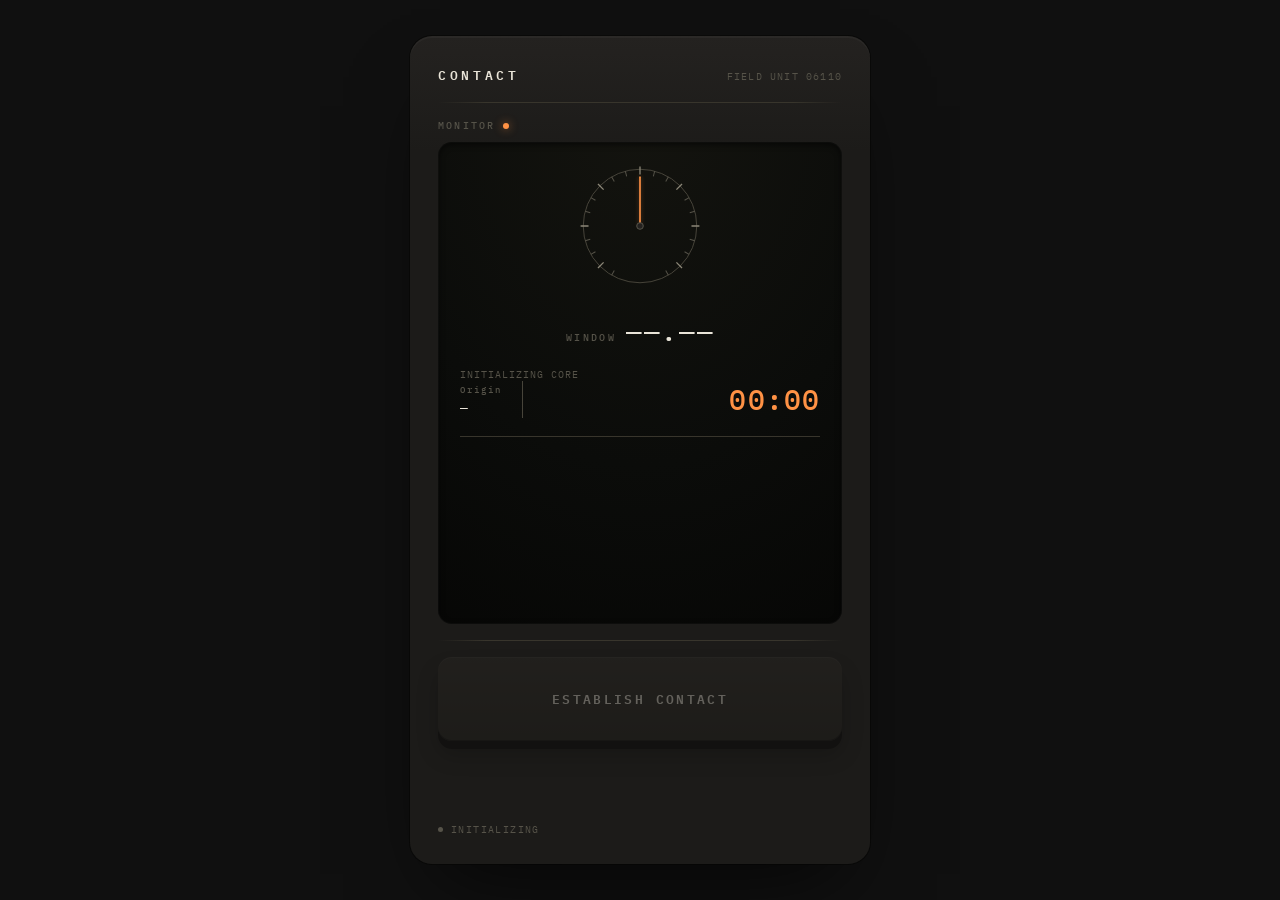
<file: contact/index.html>
<!DOCTYPE html>
<html lang="en">
<head>
  <meta charset="UTF-8" />
  <meta name="viewport" content="width=device-width, initial-scale=1, viewport-fit=cover" />
  <meta name="theme-color" content="#161616" />
  <title>CONTACT</title>
  <meta name="description" content="Someone in your future is trying to reach you." />

  <!-- Type: IBM Plex Mono for instrumentation / chrome, IBM Plex Serif for transmitted
       messages. Same family, two registers — the machine's voice and the visitor's. -->
  <link rel="preconnect" href="https://fonts.googleapis.com" />
  <link rel="preconnect" href="https://fonts.gstatic.com" crossorigin />
  <link
    href="https://fonts.googleapis.com/css2?family=IBM+Plex+Mono:wght@400;500;600&family=IBM+Plex+Serif:ital,wght@0,400;0,500;1,400&display=swap"
    rel="stylesheet"
  />


<meta property="og:type" content="website" />
<meta property="og:title" content="CONTACT" />
<meta property="og:description" content="Someone in your future is trying to reach you." />
<meta property="og:image" content="https://basith.xyz/contact/og-image.png" />
<meta property="og:url" content="https://basith.xyz/contact/" />
<meta property="og:site_name" content="CONTACT" />

<meta name="twitter:card" content="summary_large_image" />
<meta name="twitter:title" content="CONTACT" />
<meta name="twitter:description" content="Someone in your future is trying to reach you." />
<meta name="twitter:image" content="https://basith.xyz/contact/og-image.png" />


  <link rel="stylesheet" href="style.css" />
</head>
<body>

  <!--
    The whole product is one physical unit. `data-state` on <main> drives every
    visual mode from CSS/JS: "boot" -> "idle" -> "connecting" -> "handshake"
    -> "live" -> "collapsing". No routing, no separate screens — one panel
    that changes state. "handshake" is the beat after CONNECTION ESTABLISHED
    where the bridge is open but nobody has spoken yet.
  -->
  <main class="unit" data-state="boot">

    <!-- Full-panel overlays. Empty on purpose — boot/connect flashes and the
         ambient shimmer both animate these instead of touching real content,
         so no HTML changes are needed to add or tune either effect later. -->
    <div class="screen-flash" id="screenFlash" aria-hidden="true"></div>
    <div class="ambient-noise" aria-hidden="true"></div>

    <!-- Name plate. Fixed, never interactive. Unit number is assigned per
         visitor by script.js — this is just the resting placeholder. -->
    <header class="plate">
      <span class="plate__mark">CONTACT</span>
      <span class="plate__id" id="unitId">FIELD UNIT 04291</span>
    </header>

    <div class="hairline" role="presentation"></div>

    <!-- DISPLAY: the instrument face. Everything the machine reports lives here. -->
    <section class="display" aria-label="Monitor">
      <div class="display__label">
        <span>Monitor</span>
        <span class="display__led" id="displayLed" aria-hidden="true"></span>
      </div>

      <div class="display__glass">

        <!-- Idle / boot face: dial gauge + window readout -->
        <div class="face face--gauge" id="gaugeFace">
          <div class="gauge" id="gauge" aria-hidden="true">
            <svg class="gauge__dial" viewBox="0 0 200 200">
              <circle class="gauge__ring" cx="100" cy="100" r="86"></circle>
              <g class="gauge__ticks" id="gaugeTicks"></g>
              <line
                class="gauge__needle"
                id="gaugeNeedle"
                x1="100" y1="100" x2="100" y2="26"
              ></line>
              <circle class="gauge__hub" cx="100" cy="100" r="5"></circle>
            </svg>
          </div>

          <div class="readout">
            <div class="readout__row">
              <span class="readout__label">WINDOW</span>
              <span class="readout__value" id="windowValue">&mdash;&mdash;.&mdash;&mdash;</span>
            </div>
          </div>

          <!-- Boot diagnostics, printed line by line, replaced by conversation log -->
          <ul class="boot-log" id="bootLog" aria-live="polite"></ul>
        </div>

        <!-- Conversation face: transmissions + choices, hidden until contact begins -->
        <div class="face face--transmission" id="transmissionFace" hidden>
          <div class="transmission__meta">
            <div class="transmission__origin-block">
              <span class="transmission__meta-label">Origin</span>
              <span class="transmission__origin" id="originLabel">&mdash;</span>
            </div>
            <div class="transmission__meta-divider" role="presentation"></div>
            <span class="transmission__timer" id="bridgeTimer">00:00</span>
          </div>
          <div
            class="transmission__stream"
            id="transmissionStream"
            role="log"
            aria-live="polite"
          ></div>
        </div>

      </div>
    </section>

    <div class="hairline" role="presentation"></div>

    <!-- ACTION: exactly one control lives here at a time — the relay button,
         or up to three response choices. Never both. -->
    <section class="action" id="actionPanel" aria-label="Controls">
      <button
        type="button"
        class="relay-button"
        id="contactButton"
        disabled
        aria-disabled="true"
      >
        <span class="relay-button__face">
          <span class="relay-button__label">Establish Contact</span>
        </span>
      </button>

      <div class="choices" id="choices" hidden role="group" aria-label="Response"></div>
    </section>

    <!-- STATUS: single line, always present, always true -->
    <footer class="status">
      <span class="status__dot" id="statusDot" aria-hidden="true"></span>
      <span class="status__text" id="statusText">Awaiting Contact</span>
    </footer>

  </main>

  <!-- Conversation data first, then audio, then behavior -->
  <script src="conversations.js"></script>
  <script src="script.js"></script> 
  <script src="audio.js"></script>
</body>
</html>
</file>
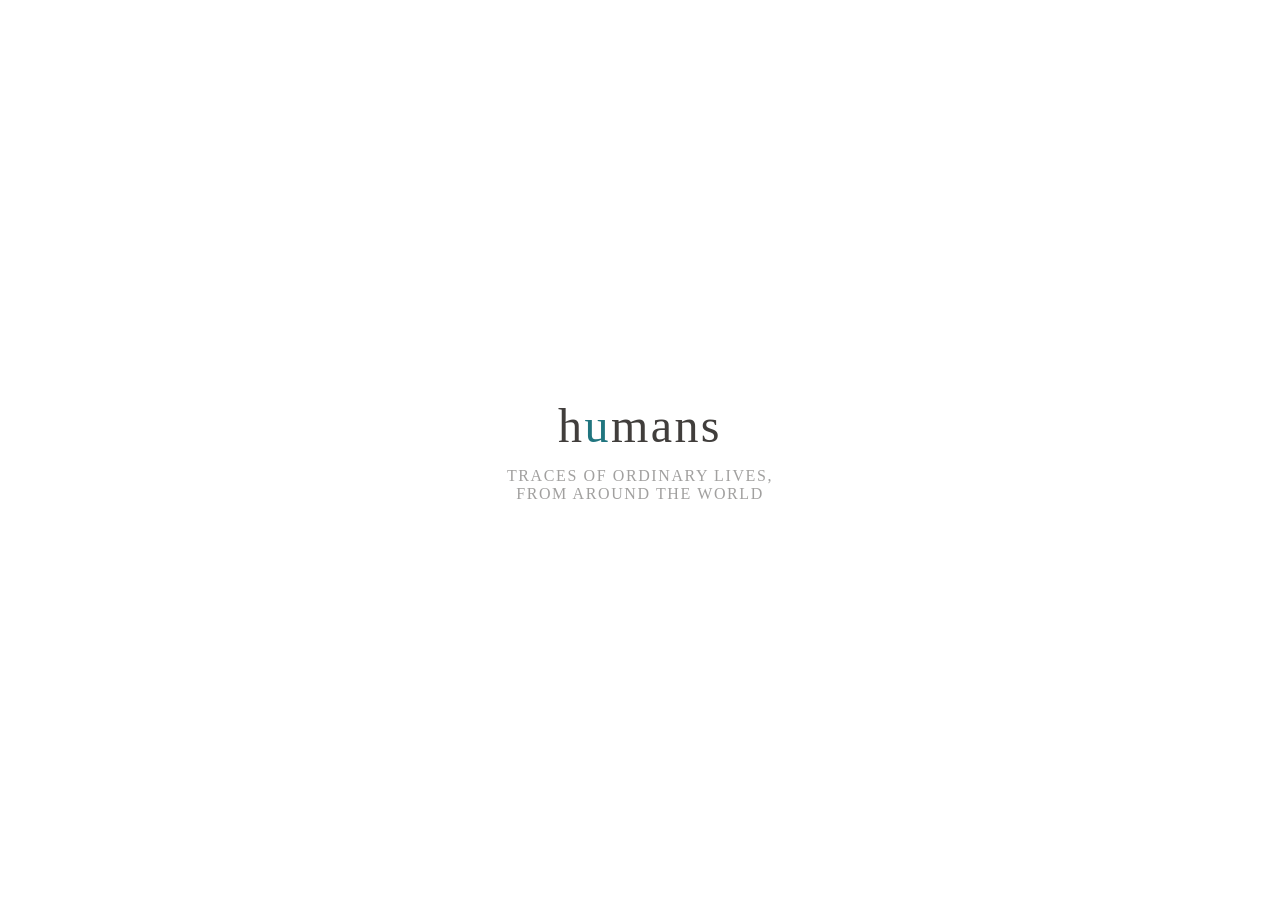
<file: humans/index.html>
<!DOCTYPE html>
<html lang="en">
<head>
<meta charset="UTF-8">
<title>humans</title>
<meta name="color-scheme" content="light only">
<meta name="description" content="Traces of ordinary lives, from around the world.">

<!-- Link-preview thumbnail for WhatsApp, Twitter/X, iMessage, etc.
     Replace this URL with the real hosted path once deployed,
     e.g. https://yourdomain.com/humans-og-image.png -->
<meta property="og:title" content="humans">
<meta property="og:description" content="Traces of ordinary lives, from around the world.">
<meta property="og:image" content="humans-og-image.png">
<meta property="og:type" content="website">
<meta name="twitter:card" content="summary_large_image">
<meta name="twitter:image" content="humans-og-image.png">

<style>
  :root { color-scheme: light only; }
  * { box-sizing: border-box; }
  html, body {
    margin: 0; padding: 0; width: 100%; height: 100%;
    background: #ffffff; overflow: hidden;
    font-family: Georgia, 'Times New Roman', serif;
    touch-action: none;
    color: #201c1a;
  }
  #stars {
    position: fixed; inset: 0; z-index: 0;
  }

  #stage {
    position: fixed; inset: 0; z-index: 3;
    display: flex; align-items: center; justify-content: center;
  }

  #titlecard {
    position: fixed; inset: 0; z-index: 6;
    display: flex; flex-direction: column; align-items: center; justify-content: center;
    background: #ffffff;
  }
  #titleRow {
    display: flex; flex-direction: row; align-items: center;
  }
  #titlecard .letter {
    font-size: 3rem; letter-spacing: 0.05em;
    color: rgba(32,28,26,0); display: inline-block;
    transition: color 1.4s ease;
  }
  #titlecard.in .letter { color: rgba(32,28,26,0.85); }
  #titlecard .letter.u { color: rgba(20,110,120,0.95) !important; }
  #titlecard.fading { background: rgba(255,255,255,0); transition: background 1s ease; }

  #titleSub {
    margin-top: 14px;
    max-width: 280px;
    text-align: center;
    font-size: 1rem; letter-spacing: 0.1em; text-transform: uppercase;
    color: rgba(32,28,26,0);
    transition: color 1.4s ease;
  }
  #titlecard.in #titleSub { color: rgba(32,28,26,0.42); }

  #uMark {
    position: fixed; top: 16px; left: 22px; z-index: 9;
    font-size: 2.4rem; color: rgba(20,110,120,0);
    cursor: pointer; transition: color 1.2s ease;
    font-style: italic;
    perspective: 320px;
    padding: 10px 14px; margin: -10px -14px; /* generous tap target, invisible */
  }
  #uMark.show { color: rgba(20,110,120,0.85); }
  #uMark:hover { color: rgba(20,110,120,1); }
  #uSpin {
    display: inline-block;
    transform-style: preserve-3d;
    animation: uFloat 5.6s ease-in-out infinite;
  }
  @keyframes uFloat {
    0%   { transform: translateY(0)    rotateY(0deg); }
    25%  { transform: translateY(-7px) rotateY(90deg); }
    50%  { transform: translateY(0)    rotateY(180deg); }
    75%  { transform: translateY(-7px) rotateY(270deg); }
    100% { transform: translateY(0)    rotateY(360deg); }
  }

  .fragment {
    position: absolute;
    text-align: center;
    width: min(90vw, 700px);
    padding: 0 20px;
    opacity: 0;
    transform: translateY(14px);
    transition: opacity 1.1s ease, transform 1.1s ease;
  }
  .fragment.active { opacity: 1; transform: translateY(0); }
  .fragment.leaving { opacity: 0; transform: translateY(-14px); }
  .fragment-text {
    font-size: 2.5rem; line-height: 1.3; font-weight: 400; letter-spacing: 0.01em;
  }
  .fragment-loc {
    display: block; margin-top: 14px; font-size: 1rem; letter-spacing: 0.18em;
    text-transform: uppercase; color: rgba(20,110,120,0.85);
  }

  #dots {
    position: fixed; left: 50%; top: 50%; transform: translate(-50%, -50%);
    z-index: 4; display: flex; gap: 8px; opacity: 0;
    transition: opacity 0.4s ease;
  }
  #dots.show { opacity: 1; }
  #dots span {
    width: 6px; height: 6px; border-radius: 50%;
    background: rgba(32,28,26,0.4);
    animation: dotPulse 1.1s ease-in-out infinite;
  }
  #dots span:nth-child(2) { animation-delay: 0.15s; }
  #dots span:nth-child(3) { animation-delay: 0.3s; }
  @keyframes dotPulse {
    0%, 100% { opacity: 0.25; transform: scale(0.85); }
    50% { opacity: 0.9; transform: scale(1); }
  }

  #shareBtn {
    position: fixed; left: 50%; bottom: 84px; transform: translateX(-50%);
    z-index: 8; padding: 6px 12px; cursor: pointer;
    border: none;
    font-size: 0.68rem; letter-spacing: 0.16em; text-transform: uppercase;
    color: rgba(32,28,26,0.75); opacity: 0; transition: opacity 0.8s ease, color 0.3s ease;
  }
  #shareBtn.show { opacity: 1; }
  #shareBtn:hover { color: rgba(20,110,120,0.95); }

  #genreBar {
  position: fixed; top: 22px; left: 50%; transform: translateX(-50%);
  z-index: 8; display: flex; flex-wrap: wrap; gap: 14px; justify-content: center;
  max-width: 94%;
  opacity: 0; pointer-events: none;
  transition: opacity 0.9s ease;
}
#genreBar.show { opacity: 1; pointer-events: auto; }
.genreBtn {
  padding: 14px 24px; border-radius: 4px;
  border: 1px solid rgba(32,28,26,0.22);
  background: rgba(255,255,255,0.85);
  color: rgba(32,28,26,0.65);
  font-size: 1rem; letter-spacing: 0.08em; text-transform: uppercase;
  font-family: Georgia, serif; cursor: pointer;
  white-space: nowrap;
  transition: color 0.25s ease, border-color 0.25s ease, background 0.25s ease;
}
.genreBtn:hover { color: rgba(20,110,120,0.85); border-color: rgba(20,110,120,0.4); }
.genreBtn.active {
  color: rgba(20,110,120,0.95); border-color: rgba(20,110,120,0.6);
  background: rgba(20,110,120,0.1);
}
.genreBtn.more {
  color: rgba(32,28,26,0.45); border-style: dashed;
  padding: 14px 20px; font-size: 1.1rem;
}
.genreBtn.more:hover { color: rgba(32,28,26,0.8); border-color: rgba(32,28,26,0.45); } 

  #hint {
    position: fixed; bottom: 40px; left: 50%; transform: translateX(-50%);
    z-index: 8; color: rgba(32,28,26,0.32); font-size: 0.65rem;
    letter-spacing: 0.2em; text-transform: uppercase; opacity: 0;
    transition: opacity 2s ease;
  }

  #toast {
    position: fixed; bottom: 140px; left: 50%; transform: translateX(-50%);
    z-index: 12; background: rgba(32,28,26,0.92); padding: 10px 18px;
    border-radius: 4px; font-size: 0.72rem; letter-spacing: 0.05em;
    color: rgba(255,255,255,0.95); opacity: 0; pointer-events: none;
    transition: opacity 0.4s ease;
  }
  #toast.show { opacity: 1; }
</style>
</head>
<body>

<canvas id="stars"></canvas>
<div id="stage"></div>
<div id="dots"><span></span><span></span><span></span></div>
<div id="titlecard"></div>
<div id="uMark" title="back to the start"><span id="uSpin">u</span></div>

<div id="genreBar"></div>

<div id="shareBtn">share this</div>
<div id="hint">tap anywhere for the next one</div>
<div id="toast"></div>

<script>
/* ---------------------------------------------------------
   humans — live build v1
   - dark starry background, stays throughout
   - "humans" scatters down to "u" on first scroll/swipe;
     the "u" persists as a small quiet mark, tap to restart
   - typing-dots before each fragment resolves
   - rack-focus (stars soften) + a quiet pool of light behind
     the text while a fragment is showing — no material, no
     texture, just light and focus doing the separating
   - share is the primary action, not save — device share
     sheet already covers "keep this," so there's no separate
     shelf to build or maintain
--------------------------------------------------------- */

const RAW_FRAGMENTS = [
  // seed set already live in earlier prototypes
  { text: "The radio still turns on every morning.", loc: "Accra, Ghana" },
  { text: "Somebody still waters the balcony plants.", loc: "Bucharest, Romania" },
  { text: "Every Thursday, someone leaves fresh flowers here.", loc: "Reykjavík, Iceland" },
  { text: "The porch light stays on past midnight.", loc: "Manila, Philippines" },
  { text: "A spare key still waits under the mat.", loc: "Turin, Italy" },
  { text: "The kettle still whistles at the same hour.", loc: "Kyoto, Japan" },
  { text: "Two cups are set out from habit.", loc: "Cusco, Peru" },
  { text: "The dog waits by the gate at five.", loc: "Nairobi, Kenya" },
  { text: "The second toothbrush hasn't moved in months.", loc: "Lisbon, Portugal" },
  { text: "Someone folds the laundry for two.", loc: "Marrakesh, Morocco" },
  { text: "The extra chair stays at the table.", loc: "Warsaw, Poland" },
  { text: "A light stays on past every goodbye.", loc: "Yangon, Myanmar" },

  // consolidated batch — see humans-fragments-master.md for the full audit trail
  { text: "The grocery list ends after toothpaste.", loc: "Dakar, Senegal" },
  { text: "Three umbrellas, one hook.", loc: "Busan, South Korea" },
  { text: "The pressure cooker whistles for nobody.", loc: "Kochi, India" },
  { text: "Bus tickets keep falling from the same coat.", loc: "Porto, Portugal" },
  { text: "Every mug has a different chip.", loc: "Halifax, Canada" },
  { text: "The ceiling fan knows one slow speed.", loc: "Chiang Mai, Thailand" },
  { text: "Two batteries, both wrapped in rubber bands.", loc: "Kampala, Uganda" },
  { text: "Someone folded the newspaper around the crossword.", loc: "Split, Croatia" },
  { text: "The fridge light catches an empty cake box.", loc: "Oaxaca, Mexico" },
  { text: "The gate latch opens without looking.", loc: "Amman, Jordan" },
  { text: "A library card sleeps inside the recipe book.", loc: "Dunedin, New Zealand" },
  { text: "Every extension cord ends in another extension cord.", loc: "Cairo, Egypt" },
  { text: "One key fits nothing anymore.", loc: "Hanoi, Vietnam" },
  { text: "The balcony grows coriander every winter.", loc: "Tbilisi, Georgia" },
  { text: "Socks dry on the microwave handle.", loc: "Recife, Brazil" },
  { text: "The spare pillow smells of cupboard wood.", loc: "Galway, Ireland" },
  { text: "Half a lemon hardens beside the pickle jar.", loc: "Izmir, Turkey" },
  { text: "Every plastic container owns someone else's lid.", loc: "Salta, Argentina" },
  { text: "Someone sharpened only the blue pencils.", loc: "Kigali, Rwanda" },
  { text: "The remote lives under yesterday's newspaper.", loc: "Yogyakarta, Indonesia" },
  { text: "Four teaspoons. Seven forks.", loc: "Brno, Czechia" },
  { text: "The biscuit tin guards sewing needles.", loc: "Aberystwyth, Wales" },
  { text: "One window refuses every curtain.", loc: "Sucre, Bolivia" },
  { text: "Every charger belongs to something missing.", loc: "Cape Town, South Africa" },
  { text: "Rice hides inside the salt shaker.", loc: "Battambang, Cambodia" },
  { text: "The shopping bag remembers another supermarket.", loc: "Nafplio, Greece" },
  { text: "One sock came back smelling of incense.", loc: "Kathmandu, Nepal" },
  { text: "Four hangers face the wrong way.", loc: "Valparaíso, Chile" },
  { text: "The receipt stayed inside the warranty card.", loc: "Utrecht, Netherlands" },
  { text: "One drawer opens only halfway.", loc: "Tunis, Tunisia" },
  { text: "Every light switch has a thumbnail mark.", loc: "Antigua, Guatemala" },
  { text: "Two chairs never touch the table.", loc: "Novi Sad, Serbia" },
  { text: "The sugar packet expired unopened.", loc: "Tainan, Taiwan" },
  { text: "A single clothespin guards the receipt.", loc: "Zanzibar, Tanzania" },
  { text: "One coaster has never met a cup.", loc: "Lyon, France" },
  { text: "The stapler travelled before the passport.", loc: "Muscat, Oman" },
  { text: "Every pencil is shorter than the sharpener.", loc: "Pécs, Hungary" },
  { text: "Every rubber band came from somewhere else.", loc: "Cuenca, Ecuador" },
  { text: "One cupboard opens into another.", loc: "Bukhara, Uzbekistan" },
  { text: "The milk boiled over again.", loc: "Jaipur, India" },
  { text: "Five buttons share one jam jar.", loc: "Medellín, Colombia" },
  { text: "Someone rinsed the ice tray.", loc: "Asheville, United States" },
  { text: "A towel covers the broken chair.", loc: "Hoi An, Vietnam" },
  { text: "Three takeout menus hide beneath the fruit bowl.", loc: "Seville, Spain" },
  { text: "Every pen writes a different blue.", loc: "Windhoek, Namibia" },
  { text: "The mirror leans instead of hanging.", loc: "Addis Ababa, Ethiopia" },
  { text: "Two clocks disagree by seven minutes.", loc: "Penang, Malaysia" },
  { text: "The broom wears a faded ribbon.", loc: "Trinidad, Cuba" },
  { text: "Every drawer keeps one empty envelope.", loc: "Nantes, France" },
  { text: "The lightbulb box holds screws.", loc: "Bilbao, Spain" },
  { text: "The soap shrank around a hair.", loc: "Yerevan, Armenia" },
  { text: "One slipper reached the front door.", loc: "Dhaka, Bangladesh" },
  { text: "Every spare key has its own label.", loc: "Salvador, Brazil" },
  { text: "The lunchbox smells faintly of oranges.", loc: "Jaffa, Israel" },
  { text: "The tape dispenser lost its teeth.", loc: "Turku, Finland" },
  { text: "One curtain hook was never replaced.", loc: "Gaborone, Botswana" },
  { text: "Every notebook begins on the third page.", loc: "Kolkata, India" },
  { text: "The sink fills before anyone notices.", loc: "Mérida, Mexico" },
  { text: "Six magnets hold one postcard.", loc: "Almaty, Kazakhstan" },
  { text: "A folded map lines the kitchen drawer.", loc: "Galle, Sri Lanka" },
  { text: "Every bucket contains a smaller bucket.", loc: "Ulaanbaatar, Mongolia" },
  { text: "One hanger keeps the dry-cleaning tag.", loc: "Beirut, Lebanon" },
  { text: "The kettle cools beside two cups.", loc: "Shiraz, Iran" },
  { text: "The stapler lives beside birthday candles.", loc: "Duluth, United States" },
  { text: "One shoelace is newer than the other.", loc: "Cartagena, Colombia" },
  { text: "The measuring tape stopped at sixty-three.", loc: "Lagos, Nigeria" },
  { text: "The chair remembers wet paint.", loc: "Hobart, Australia" },
  { text: "One shelf bows in the middle.", loc: "Suva, Fiji" },
  { text: "A single coin guards the windowsill.", loc: "Apia, Samoa" },
  { text: "The bicycle lock hangs without the bicycle.", loc: "Copenhagen, Denmark" },
  { text: "One glove reached spring.", loc: "Tartu, Estonia" },
  { text: "Every bookmark came from another shop.", loc: "Dundee, Scotland" },
  { text: "The queue moved after the pigeons.", loc: "Valletta, Malta" },
  { text: "Six boarding passes folded into quarters.", loc: "Doha, Qatar" },
  { text: "One suitcase never lost its airport sticker.", loc: "Casablanca, Morocco" },
  { text: "The parking ticket faded before the dashboard.", loc: "Ljubljana, Slovenia" },
  { text: "A shopping trolley waits beside the pharmacy.", loc: "Port Louis, Mauritius" },
  { text: "The elevator remembers one missing button.", loc: "Bratislava, Slovakia" },
  { text: "Two glasses drying, one cupboard open.", loc: "Kyiv, Ukraine" },
  { text: "Flour beneath the weighing scale.", loc: "Tripoli, Libya" },
  { text: "The doormat hides one broken tile.", loc: "Luang Prabang, Laos" },
  { text: "A wet footprint stops at the stairs.", loc: "Georgetown, Guyana" },
  { text: "One page folded without a bookmark.", loc: "Ohrid, North Macedonia" },
  { text: "The scissors returned with tape on them.", loc: "Asunción, Paraguay" },

  // plain register — immediate, no decoding required
  { text: "The dog waits by the door every evening.", loc: "Wellington, New Zealand" },
  { text: "A child's height is marked on the doorframe.", loc: "Kraków, Poland" },
  { text: "Someone always leaves the porch light on.", loc: "Toronto, Canada" },
  { text: "The garden gets watered every single morning.", loc: "Hyderabad, India" },
  { text: "Fresh bread arrives at the same time daily.", loc: "Vienna, Austria" },
  { text: "The cat sleeps in the same patch of sun.", loc: "Valencia, Spain" },
  { text: "The rocking chair still faces the window.", loc: "Charleston, United States" },
  { text: "Someone waves at the same bus every morning.", loc: "São Paulo, Brazil" },
  { text: "The birthday candles never quite match.", loc: "Bergen, Norway" },
  { text: "Neighbors still wave across the fence.", loc: "Nagoya, Japan" },
  { text: "The school photo still hangs by the door.", loc: "Freetown, Sierra Leone" },
  { text: "The same song plays every Sunday morning.", loc: "Palermo, Italy" },

  // genre-tagged batch — Pairs
  { text: "Two toothbrushes lean into the same glass.", loc: "Lusaka, Zambia", genre: "pairs" },
  { text: "Two towels dry on one hook.", loc: "Maputo, Mozambique", genre: "pairs" },
  { text: "Another plate waits beside the sink.", loc: "Bamako, Mali", genre: "pairs" },
  { text: "Two umbrellas share the smallest stand.", loc: "Vientiane, Laos", genre: "pairs" },
  { text: "A second pillow keeps its shape.", loc: "Colombo, Sri Lanka", genre: "pairs" },
  { text: "One blanket reaches both chairs.", loc: "Thimphu, Bhutan", genre: "pairs" },
  { text: "Two pairs of slippers face the door.", loc: "Malé, Maldives", genre: "pairs" },
  { text: "Another lunchbox fits inside the bag.", loc: "Chennai, India", genre: "pairs" },
  { text: "Two chargers cross beneath the bed.", loc: "Lahore, Pakistan", genre: "pairs" },
  { text: "The larger bowl stayed on the table.", loc: "Tashkent, Uzbekistan", genre: "pairs" },
  { text: "Two raincoats drip into one tray.", loc: "Osaka, Japan", genre: "pairs" },
  { text: "Another spoon rests beside the saucepan.", loc: "Taipei, Taiwan", genre: "pairs" },
  { text: "The spare helmet hangs within reach.", loc: "Jakarta, Indonesia", genre: "pairs" },

  // genre-tagged batch — Missing
  { text: "One earring waited inside the soap dish.", loc: "Bishkek, Kyrgyzstan", genre: "missing" },
  { text: "The frame kept its glass.", loc: "Baku, Azerbaijan", genre: "missing" },
  { text: "One curtain ring never returned.", loc: "Isfahan, Iran", genre: "missing" },
  { text: "A button outlived the shirt.", loc: "Abu Dhabi, United Arab Emirates", genre: "missing" },
  { text: "One sock hid inside the duvet cover.", loc: "Sharjah, United Arab Emirates", genre: "missing" },
  { text: "The bookmark remained without its book.", loc: "Sana'a, Yemen", genre: "missing" },
  { text: "One chopstick reached the drawer.", loc: "Hangzhou, China", genre: "missing" },
  { text: "A single battery rolled beneath the cabinet.", loc: "Chengdu, China", genre: "missing" },
  { text: "The zipper ended before the jacket.", loc: "Xi'an, China", genre: "missing" },
  { text: "The shoebox remembered different shoes.", loc: "Hong Kong", genre: "missing" },
  { text: "The second sandal never appeared.", loc: "Davao, Philippines", genre: "missing" },
  { text: "An empty flowerpot kept the saucer.", loc: "Surabaya, Indonesia", genre: "missing" },

  // genre-tagged batch — Aftermath
  { text: "Coffee rings circled yesterday's newspaper.", loc: "Gdańsk, Poland", genre: "aftermath" },
  { text: "Crumbs gathered beneath the toaster.", loc: "Wrocław, Poland", genre: "aftermath" },
  { text: "Soap bubbles clung to the tap.", loc: "Cluj-Napoca, Romania", genre: "aftermath" },
  { text: "A cupboard door forgot to close.", loc: "Sofia, Bulgaria", genre: "aftermath" },
  { text: "Steam blurred only half the mirror.", loc: "Plovdiv, Bulgaria", genre: "aftermath" },
  { text: "Rice scattered beneath the counter.", loc: "Thessaloniki, Greece", genre: "aftermath" },
  { text: "The hallway smelled faintly of polish.", loc: "Zagreb, Croatia", genre: "aftermath" },
  { text: "A chair stood slightly away from the table.", loc: "Sarajevo, Bosnia and Herzegovina", genre: "aftermath" },
  { text: "The sponge rested inside the bowl.", loc: "Podgorica, Montenegro", genre: "aftermath" },
  { text: "A drawer stayed open by inches.", loc: "Skopje, North Macedonia", genre: "aftermath" },
  { text: "Fresh peels filled the compost bin.", loc: "Tirana, Albania", genre: "aftermath" },

  // genre-tagged batch — Mystery
  { text: "One spoon lives behind the books.", loc: "Vilnius, Lithuania", genre: "mystery" },
  { text: "The smallest bowl never stacks properly.", loc: "Riga, Latvia", genre: "mystery" },
  { text: "Three dice sleep inside the sewing kit.", loc: "Minsk, Belarus", genre: "mystery" },
  { text: "Every postcard faces the wall.", loc: "Chișinău, Moldova", genre: "mystery" },
  { text: "One cupboard smells of crayons.", loc: "Akureyri, Iceland", genre: "mystery" },
  { text: "The broom fits only one corner.", loc: "Oslo, Norway", genre: "mystery" },
  { text: "The toolbox contains a teaspoon.", loc: "Stockholm, Sweden", genre: "mystery" },
  { text: "The flashlight keeps fresh batteries without reason.", loc: "Gothenburg, Sweden", genre: "mystery" },

  // genre-tagged batch — Rooms
  { text: "The fridge hums through every conversation.", loc: "Malmö, Sweden", genre: "rooms" },
  { text: "Sunlight reaches the same floorboard first.", loc: "Aarhus, Denmark", genre: "rooms" },
  { text: "One cabinet door closes harder than the others.", loc: "Helsinki, Finland", genre: "rooms" },
  { text: "The fan chooses one corner to ignore.", loc: "Tallinn, Estonia", genre: "rooms" },
  { text: "Steam settles beneath the window latch.", loc: "Rotterdam, Netherlands", genre: "rooms" },
  { text: "The washing machine finishes before sunrise.", loc: "Antwerp, Belgium", genre: "rooms" },
  { text: "One floor tile answers every footstep.", loc: "Ghent, Belgium", genre: "rooms" },
  { text: "Dust gathers behind the bread bin.", loc: "Brussels, Belgium", genre: "rooms" },
  { text: "The hallway light hesitates before staying on.", loc: "Luxembourg City, Luxembourg", genre: "rooms" },
  { text: "One shelf bends around the cookbooks.", loc: "Zurich, Switzerland", genre: "rooms" },
  { text: "The doormat curls at one corner.", loc: "Geneva, Switzerland", genre: "rooms" },

  // genre-tagged batch — Away
  { text: "The aisle seat kept the better view.", loc: "Innsbruck, Austria", genre: "away" },
  { text: "One platform ticket stayed inside the wallet.", loc: "Munich, Germany", genre: "away" },
  { text: "A hotel keycard reached home first.", loc: "Hamburg, Germany", genre: "away" },
  { text: "The suitcase returned heavier than it left.", loc: "Leipzig, Germany", genre: "away" },
  { text: "One map opened along the same crease.", loc: "Dresden, Germany", genre: "away" },
  { text: "Sand settled inside the backpack zipper.", loc: "Coimbra, Portugal", genre: "away" },
  { text: "The boarding gate changed twice.", loc: "Toledo, Spain", genre: "away" },
  { text: "A train ticket marked the wrong page.", loc: "Granada, Spain", genre: "away" },
  { text: "One coin crossed two countries.", loc: "San Sebastián, Spain", genre: "away" },
  { text: "The window seat collected fingerprints.", loc: "Marseille, France", genre: "away" },
  { text: "Airport coffee cooled beside the backpack.", loc: "Bordeaux, France", genre: "away" },
  { text: "A bus timetable lived inside the passport.", loc: "Strasbourg, France", genre: "away" },
  { text: "The carry-on smelled faintly of detergent.", loc: "Nice, France", genre: "away" },

  // genre-tagged batch — Ritual
  { text: "Shoes line up beside the door each evening.", loc: "Bristol, England", genre: "ritual" },
  { text: "The mailbox opens before breakfast.", loc: "Manchester, England", genre: "ritual" },
  { text: "The windows stay open until the crows arrive.", loc: "York, England", genre: "ritual" },
  { text: "Tea leaves settle before the newspaper opens.", loc: "Belfast, Northern Ireland", genre: "ritual" },
  { text: "The bins reach the curb before daylight.", loc: "Cork, Ireland", genre: "ritual" },
  { text: "Every evening ends with the balcony door.", loc: "Inverness, Scotland", genre: "ritual" },
  { text: "The laundry waits for Saturday.", loc: "Bologna, Italy", genre: "ritual" },
  { text: "Every morning starts with the smallest saucepan.", loc: "Florence, Italy", genre: "ritual" },
  { text: "The watering can empties before sunset.", loc: "Venice, Italy", genre: "ritual" },
];

function shuffle(arr) {
  const a = arr.slice();
  for (let i = a.length - 1; i > 0; i--) {
    const j = Math.floor(Math.random() * (i + 1));
    [a[i], a[j]] = [a[j], a[i]];
  }
  return a;
}
let FRAGMENTS = shuffle(RAW_FRAGMENTS);

// ---- starfield ----
const canvas = document.getElementById('stars');
const ctx = canvas.getContext('2d');
let stars = [];
function sizeCanvas() {
  canvas.width = window.innerWidth;
  canvas.height = window.innerHeight;
  stars = [];
  const count = Math.floor((window.innerWidth * window.innerHeight) / 6000);
  for (let i = 0; i < count; i++) {
    stars.push({
      x: Math.random() * canvas.width, y: Math.random() * canvas.height,
      r: Math.random() * 1.1 + 0.2, base: Math.random() * 0.35 + 0.15,
      phase: Math.random() * Math.PI * 2, speed: Math.random() * 0.0006 + 0.0002,
    });
  }
}
sizeCanvas();
window.addEventListener('resize', sizeCanvas);
function drawStars() {
  const t = performance.now();
  ctx.clearRect(0, 0, canvas.width, canvas.height);
  ctx.fillStyle = '#000000';
  stars.forEach((s) => {
    const tw = s.base + Math.sin(t * s.speed + s.phase) * 0.18;
    ctx.globalAlpha = Math.max(0, tw);
    ctx.beginPath();
    ctx.arc(s.x, s.y, s.r, 0, Math.PI * 2);
    ctx.fill();
  });
  ctx.globalAlpha = 1;
  requestAnimationFrame(drawStars);
}
requestAnimationFrame(drawStars);

// ---- title: "humans" scatters down to "u" on first input ----
const titlecard = document.getElementById('titlecard');
const uMark = document.getElementById('uMark');
const titleRow = document.createElement('div');
titleRow.id = 'titleRow';
titlecard.appendChild(titleRow);
"humans".split('').forEach((ch) => {
  const span = document.createElement('span');
  span.className = 'letter' + (ch === 'u' ? ' u' : '');
  span.textContent = ch;
  titleRow.appendChild(span);
});
const titleSub = document.createElement('div');
titleSub.id = 'titleSub';
titleSub.textContent = 'traces of ordinary lives, from around the world';
titlecard.appendChild(titleSub);
let introActive = true;
let titleDismissed = false;

function dismissTitle() {
  if (titleDismissed) return;
  titleDismissed = true;
  const letters = titlecard.querySelectorAll('.letter');
  letters.forEach((el) => {
    if (el.classList.contains('u')) {
      el.style.transition = 'transform 1.1s ease, opacity 1.1s ease';
      el.style.transform = 'scale(0.4) translate(-620%, -540%)';
    } else {
      const dx = (Math.random() - 0.5) * 500;
      const dy = (Math.random() - 0.5) * 300;
      const rot = (Math.random() - 0.5) * 160;
      el.style.transition = 'transform 0.9s ease, opacity 0.9s ease';
      el.style.transform = `translate(${dx}px, ${dy}px) rotate(${rot}deg)`;
      el.style.opacity = '0';
    }
  });
  titleSub.style.transition = 'opacity 0.9s ease, transform 0.9s ease';
  titleSub.style.opacity = '0';
  titleSub.style.transform = 'translateY(18px)';
  setTimeout(() => {
    titlecard.classList.add('fading');
    setTimeout(() => {
      titlecard.remove();
      uMark.classList.add('show');
      introActive = false;
      renderFragment(index);
      shareBtn.classList.add('show');
      genreBar.classList.add('show');
      document.getElementById('hint').style.opacity = 1;
      setTimeout(() => { document.getElementById('hint').style.opacity = 0; }, 4200);
    }, 900);
  }, 950);
}
setTimeout(() => { titlecard.classList.add('in'); }, 200);
uMark.addEventListener('click', () => location.reload());

// ---- fragment stage ----
const stage = document.getElementById('stage');
const dots = document.getElementById('dots');
const shareBtn = document.getElementById('shareBtn');
const genreBar = document.getElementById('genreBar');
let activeGenre = null;

// ordered by how many fragments each bucket currently has, fullest first,
// so whichever group shows by default is never a thin, half-empty room
const GENRES = [
  { key: 'away', label: 'Away' },
  { key: 'pairs', label: 'Pairs' },
  { key: 'missing', label: 'Missing' },
  { key: 'aftermath', label: 'Aftermath' },
  { key: 'rooms', label: 'Rooms' },
  { key: 'ritual', label: 'Ritual' },
  { key: 'mystery', label: 'Mystery' },
];
function chunk(arr, size) {
  const out = [];
  for (let i = 0; i < arr.length; i += size) out.push(arr.slice(i, i + size));
  return out;
}
const genreGroups = chunk(GENRES, 3);
let groupIndex = 0;

function renderGenreBar() {
  genreBar.innerHTML = '';
  genreGroups[groupIndex].forEach((g) => {
    const btn = document.createElement('div');
    btn.className = 'genreBtn' + (activeGenre === g.key ? ' active' : '');
    btn.dataset.genre = g.key;
    btn.textContent = g.label;
    genreBar.appendChild(btn);
  });
  const moreBtn = document.createElement('div');
  moreBtn.className = 'genreBtn more';
  moreBtn.textContent = '···';
  genreBar.appendChild(moreBtn);
}
renderGenreBar();

genreBar.addEventListener('click', (e) => {
  if (e.target.closest('.genreBtn.more')) {
    groupIndex = (groupIndex + 1) % genreGroups.length;
    renderGenreBar();
    return;
  }
  const btn = e.target.closest('.genreBtn');
  if (!btn) return;
  const genre = btn.dataset.genre;
  activeGenre = (activeGenre === genre) ? null : genre; // tap again to return to the full mix
  const pool = activeGenre ? RAW_FRAGMENTS.filter((f) => f.genre === activeGenre) : RAW_FRAGMENTS;
  FRAGMENTS = shuffle(pool);
  index = 0;
  renderFragment(index);
  renderGenreBar();
});
let index = 0;
let currentEl = null;
let animating = false;
let renderToken = 0;

async function renderFragment(i) {
  const myToken = ++renderToken;
  animating = true;
  const f = FRAGMENTS[i];

  if (currentEl) {
    const leaving = currentEl;
    leaving.classList.add('leaving');
    leaving.classList.remove('active');
    setTimeout(() => leaving.remove(), 1150);
    currentEl = null;
  }

  dots.classList.add('show');
  await new Promise((r) => setTimeout(r, 550));
  if (myToken !== renderToken) return; // a newer call took over — don't create a stale fragment
  dots.classList.remove('show');

  const el = document.createElement('div');
  el.className = 'fragment';
  el.innerHTML = `<span class="fragment-text">${f.text}</span><span class="fragment-loc">${f.loc}</span>`;
  stage.appendChild(el);
  requestAnimationFrame(() => el.classList.add('active'));
  currentEl = el;

  setTimeout(() => { if (myToken === renderToken) animating = false; }, 300);
}

function next() {
  if (animating || introActive) return;
  index = (index + 1) % FRAGMENTS.length;
  renderFragment(index);
}

// ---- input: tap or click anywhere advances to the next fragment ----
// (the very first tap/click, wherever it lands, also dismisses the title)
function handlePrimaryInput(e) {
  if (e.target.closest('#shareBtn') || e.target.closest('#uMark') || e.target.closest('#genreBar')) return;
  if (introActive) { dismissTitle(); return; }
  next();
}
window.addEventListener('click', handlePrimaryInput);
window.addEventListener('touchend', (e) => {
  if (!e.changedTouches.length) return;
  if (e.target.closest('#shareBtn') || e.target.closest('#uMark') || e.target.closest('#genreBar')) return;
  e.preventDefault(); // stop the browser's follow-up synthetic click from double-firing navigation
  handlePrimaryInput(e);
}, { passive: false });

window.addEventListener('keydown', (e) => {
  if (introActive) { dismissTitle(); return; }
  if (['ArrowRight', 'ArrowDown', 'ArrowLeft', 'ArrowUp', ' '].includes(e.key)) next();
});

// ---- share: generates a plain 1080x1080 image, uses the device share sheet ----
function showToast(msg) {
  const t = document.getElementById('toast');
  t.textContent = msg;
  t.classList.add('show');
  setTimeout(() => t.classList.remove('show'), 2200);
}

function wrapCanvasText(ctx, text, maxWidth) {
  const words = text.split(' ');
  const lines = [];
  let line = '';
  words.forEach((w) => {
    const test = line ? line + ' ' + w : w;
    if (ctx.measureText(test).width > maxWidth && line) {
      lines.push(line);
      line = w;
    } else {
      line = test;
    }
  });
  if (line) lines.push(line);
  return lines;
}

async function buildShareImage(fragment) {
  const size = 1080;
  const c = document.createElement('canvas');
  c.width = size; c.height = size;
  const cx = c.getContext('2d');

  cx.fillStyle = '#ffffff';
  cx.fillRect(0, 0, size, size);

  // faint static dots — ink-on-paper, matching the live starfield
  let seed = 42;
  function rnd() { seed = (seed * 9301 + 49297) % 233280; return seed / 233280; }
  cx.fillStyle = '#000000';
  for (let i = 0; i < 140; i++) {
    cx.globalAlpha = 0.10 + rnd() * 0.22;
    cx.beginPath();
    cx.arc(rnd() * size, rnd() * size, rnd() * 1.2 + 0.3, 0, Math.PI * 2);
    cx.fill();
  }
  cx.globalAlpha = 1;

  cx.textAlign = 'center';
  cx.fillStyle = 'rgba(32,28,26,0.92)';
  cx.font = '52px Georgia, serif';
  const lines = wrapCanvasText(cx, fragment.text, 780);
  const lineHeight = 68;
  const startY = size/2 - ((lines.length - 1) * lineHeight) / 2;
  lines.forEach((line, i) => cx.fillText(line, size/2, startY + i * lineHeight));

  cx.fillStyle = 'rgba(20,110,120,0.85)';
  cx.font = '24px Georgia, serif';
  cx.fillText(fragment.loc.toUpperCase(), size/2, startY + lines.length * lineHeight + 46);

  cx.fillStyle = 'rgba(20,110,120,0.6)';
  cx.font = 'italic 22px Georgia, serif';
  cx.fillText('u', size/2, size - 60);

  return new Promise((resolve) => c.toBlob(resolve, 'image/png'));
}

shareBtn.addEventListener('click', async () => {
  const fragment = FRAGMENTS[index];
  const blob = await buildShareImage(fragment);
  const file = new File([blob], 'humans-fragment.png', { type: 'image/png' });

  if (navigator.canShare && navigator.canShare({ files: [file] })) {
    try {
      await navigator.share({ files: [file], title: 'humans', text: fragment.text });
      return;
    } catch (e) { /* user cancelled or share failed, fall through to download */ }
  }
  const url = URL.createObjectURL(blob);
  const a = document.createElement('a');
  a.href = url; a.download = 'humans-fragment.png';
  document.body.appendChild(a);
  a.click();
  a.remove();
  URL.revokeObjectURL(url);
  showToast('image saved — share it from your files');
});
</script>
</body>
</html>
</file>
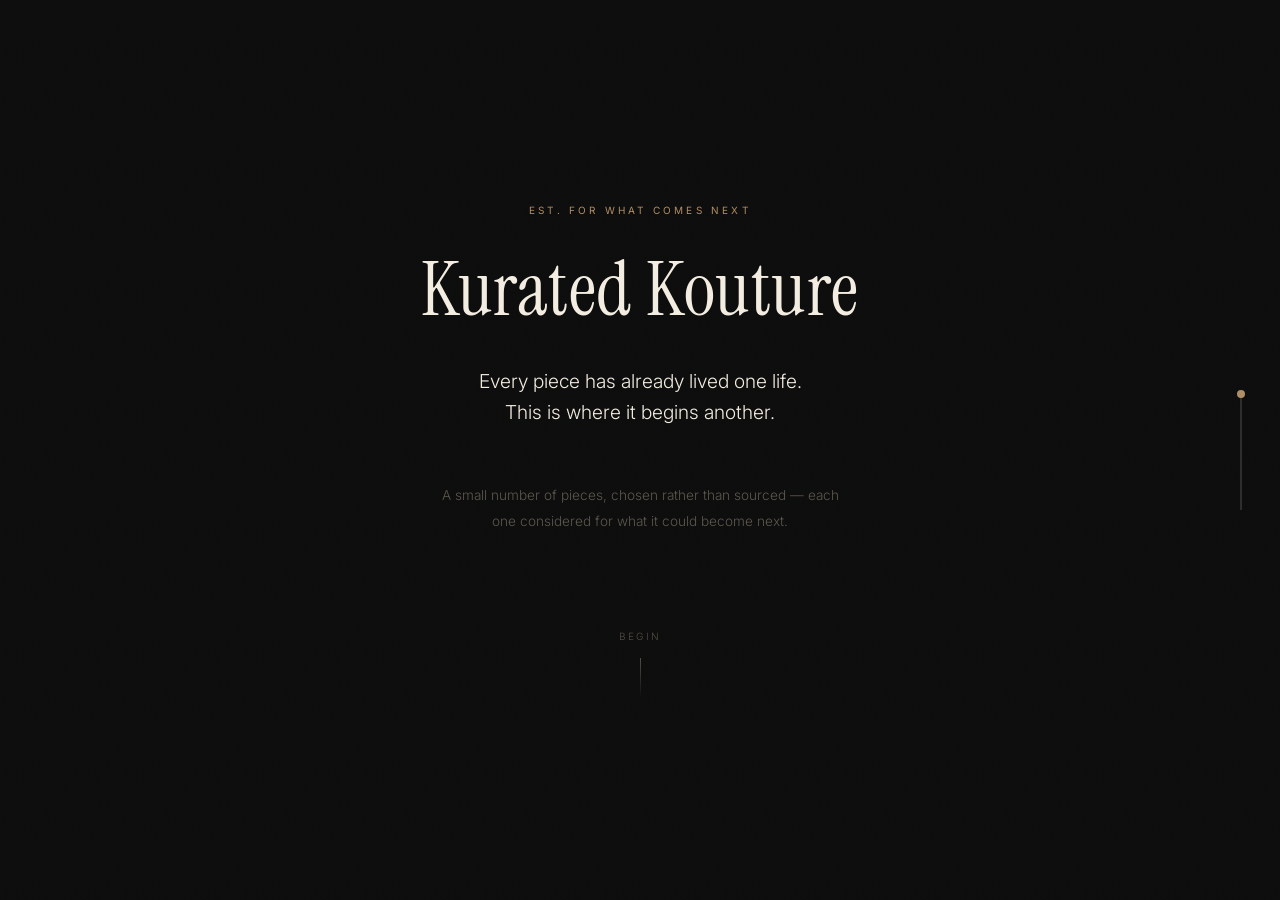
<file: kk/index.html>
<!DOCTYPE html>
<html lang="en">
<head>
<meta charset="UTF-8">
<meta name="viewport" content="width=device-width, initial-scale=1.0">
<title>Kurated Kouture — Every Piece Has a Next Life</title>
<meta name="description" content="Kurated Kouture — a home for pre-loved fashion, reimagined for what comes next.">

<!-- Typography: Instrument Serif (display) + Inter (body) -->
<link rel="preconnect" href="https://fonts.googleapis.com">
<link rel="preconnect" href="https://fonts.gstatic.com" crossorigin>
<link href="https://fonts.googleapis.com/css2?family=Instrument+Serif:ital@0;1&family=Inter:wght@300;400;500&display=swap" rel="stylesheet">

<link rel="stylesheet" href="css/styles.css">
</head>
<body>

<!-- ============================================================
     CURSOR / GRAIN OVERLAY (ambient, decorative, non-interactive)
     ============================================================ -->
<div class="grain-overlay" aria-hidden="true"></div>

<!-- ============================================================
     PROGRESS RAIL — minimal interface, current position only
     ============================================================ -->
<nav class="rail" aria-label="Section progress">
  <span class="rail__mark" data-rail-index="0"></span>
</nav>

<main id="scroll-container" class="scroll-container">

  <!-- ============================================================
       LANDING — logo / tagline / manifesto
       ============================================================ -->
  <section class="screen screen--landing" data-screen>
    <div class="landing__inner reveal">
      <p class="eyebrow reveal-child">Est. for what comes next</p>
      <h1 class="logo reveal-child">Kurated&nbsp;Kouture</h1>
      <p class="tagline reveal-child">Every piece has already lived one life.<br>This is where it begins another.</p>
      <p class="manifesto reveal-child">
        A small number of pieces, chosen rather than sourced —
        each one considered for what it could become next.
      </p>
      <button class="scroll-cue" type="button" data-scroll-next aria-label="Scroll to first piece">
        <span class="scroll-cue__label">Begin</span>
        <span class="scroll-cue__line" aria-hidden="true"></span>
      </button>
    </div>
  </section>

  <!-- ============================================================
       PIECES CONTAINER — populated at runtime from pieces-data.js
       via #piece-template below. Do not hand-author piece markup.
       ============================================================ -->
  <div id="pieces-container"></div>

  <!-- ============================================================
       CLOSING — Instagram / brand philosophy
       ============================================================ -->
  <section class="screen screen--closing" data-screen>
    <div class="closing__inner reveal">
      <p class="eyebrow reveal-child">The collection continues</p>
      <h2 class="closing__headline reveal-child">Nothing here stays<br>on a shelf for long.</h2>
      <p class="closing__body reveal-child">
        New pieces are found rarely and shared quietly.
        Reservations happen one conversation at a time — the way
        it should be, for things worth keeping.
      </p>
      <a class="btn-outline reveal-child"
         href="https://instagram.com/kurated_kouture"
         target="_blank" rel="noopener">Follow the collection</a>
    </div>
  </section>

</main>

<!-- ============================================================
     PIECE TEMPLATE — cloned once per entry in PIECES (pieces-data.js)
     Fixed order, never changes: Hero → Title → Story → Details → Reserve
     ============================================================ -->
<template id="piece-template">
  <section class="screen screen--piece" data-screen data-piece-id="">

    <div class="piece__gallery" data-gallery>
      <div class="piece__track" data-track>
        <!-- .piece__frame img elements injected here -->
      </div>
      <div class="piece__gallery-index" data-gallery-index aria-hidden="true">
        <!-- dot indicators injected here -->
      </div>
      <p class="piece__gallery-hint">Swipe to view</p>
    </div>

    <div class="piece__content reveal">
      <p class="eyebrow reveal-child piece__number" data-piece-number></p>
      <h2 class="piece__title reveal-child" data-piece-title></h2>
      <p class="piece__story reveal-child" data-piece-story></p>

      <dl class="piece__details reveal-child" data-piece-details>
        <div class="piece__detail-row">
          <dt>Size</dt><dd data-detail-size></dd>
        </div>
        <div class="piece__detail-row">
          <dt>Measurements</dt><dd data-detail-measurements></dd>
        </div>
        <div class="piece__detail-row">
          <dt>Condition</dt><dd data-detail-condition></dd>
        </div>
        <div class="piece__detail-row">
          <dt>Price</dt><dd data-detail-price></dd>
        </div>
      </dl>

      <button class="btn-outline reveal-child" type="button" data-reserve-btn>
        Reserve via Instagram
      </button>
      <p class="piece__reserve-note reveal-child" data-reserve-note aria-live="polite"></p>
    </div>

  </section>
</template>

<script src="js/pieces-data.js"></script>
<script src="js/script.js"></script>
</body>
</html>
</file>
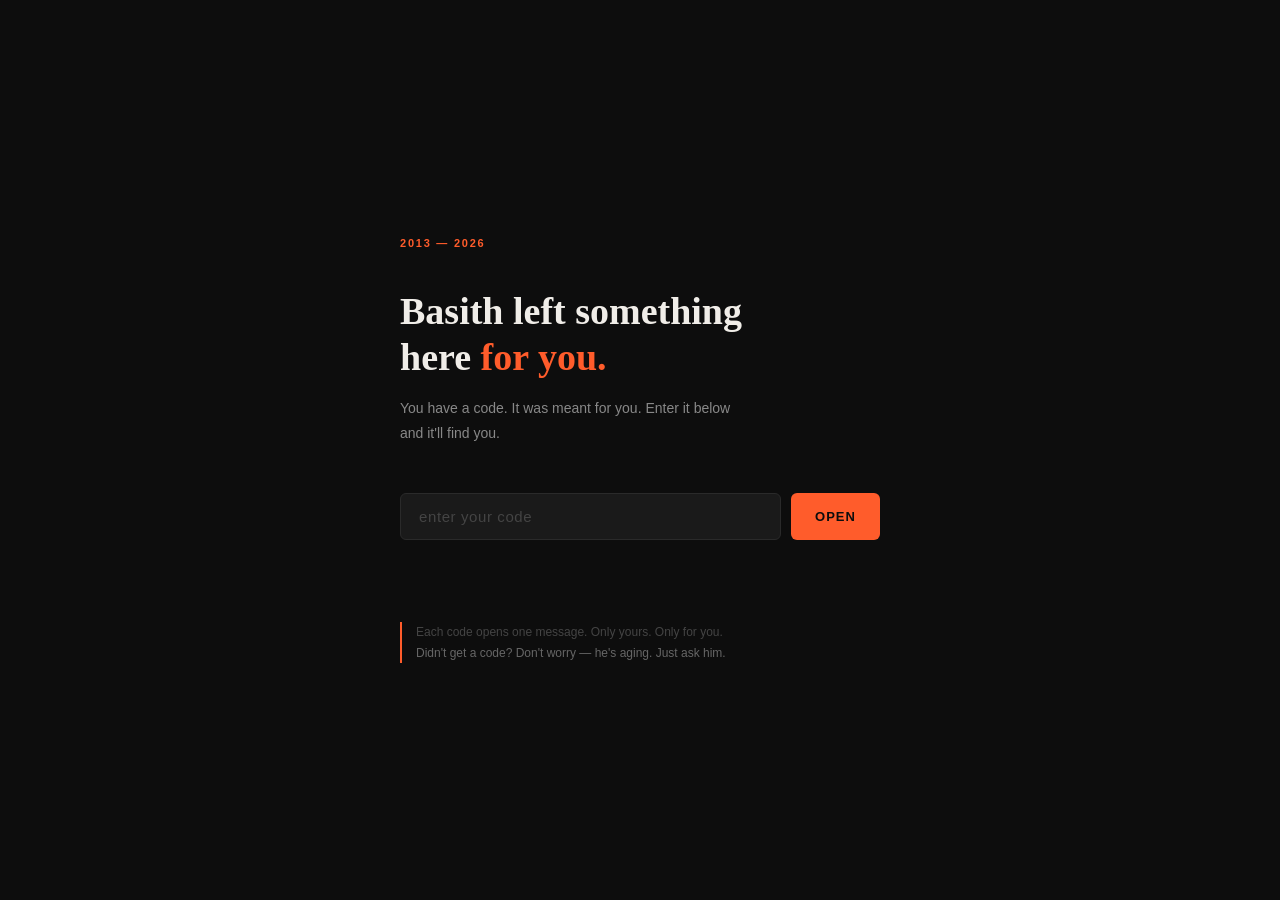
<file: messageforyou/index.html>
<!DOCTYPE html>
<html lang="en">
<head>
<meta charset="UTF-8" />
<meta name="viewport" content="width=device-width, initial-scale=1.0" />
<title>For You</title>
<style>
  *, *::before, *::after { box-sizing: border-box; margin: 0; padding: 0; }
  html, body { height: 100%; }
  body {
    font-family: -apple-system, BlinkMacSystemFont, 'Segoe UI', sans-serif;
    background: #0d0d0d;
    color: #f0ede8;
    display: flex;
    align-items: center;
    justify-content: center;
    min-height: 100vh;
    padding: 2rem 1.5rem;
  }
  #lock-screen, #message-screen { width: 100%; max-width: 480px; }
  .year-tag { font-size: 11px; letter-spacing: 0.16em; text-transform: uppercase; color: #ff5c2b; margin-bottom: 2.5rem; font-weight: 600; }
  .headline { font-size: 38px; font-weight: 600; color: #f0ede8; line-height: 1.2; margin-bottom: 1rem; font-family: Georgia, 'Times New Roman', serif; }
  .headline span { color: #ff5c2b; }
  .sub { font-size: 14px; color: #888; line-height: 1.75; margin-bottom: 3rem; max-width: 340px; }
  .input-row { display: flex; gap: 10px; align-items: stretch; margin-bottom: 10px; }
  #code-input { flex: 1; font-size: 15px; padding: 14px 18px; border: 1px solid #2a2a2a; border-radius: 6px; background: #1a1a1a; color: #f0ede8; outline: none; font-family: inherit; letter-spacing: 0.04em; transition: border-color 0.15s; }
  #code-input::placeholder { color: #444; }
  #code-input:focus { border-color: #ff5c2b; }
  #unlock-btn { padding: 14px 24px; font-size: 13px; font-weight: 600; background: #ff5c2b; color: #0d0d0d; border: none; border-radius: 6px; cursor: pointer; letter-spacing: 0.08em; text-transform: uppercase; font-family: inherit; transition: background 0.15s; white-space: nowrap; }
  #unlock-btn:hover { background: #ff7a4d; }
  #error-msg { font-size: 12px; color: #ff5c2b; height: 16px; letter-spacing: 0.02em; }
  .footer-note { margin-top: 3.5rem; font-size: 12px; color: #444; line-height: 1.7; border-left: 2px solid #ff5c2b; padding-left: 14px; }
  .footer-note em { color: #666; font-style: normal; }
  #message-screen { display: none; }
  .msg-from { font-size: 11px; letter-spacing: 0.16em; text-transform: uppercase; color: #ff5c2b; margin-bottom: 2rem; font-weight: 600; }
  .rule { width: 100%; height: 1px; background: #1e1e1e; margin-bottom: 2.5rem; }
  .msg-text { font-size: 18px; line-height: 1.85; color: #f0ede8; font-family: Georgia, 'Times New Roman', serif; font-weight: 400; margin-bottom: 3rem; white-space: pre-line; }
  .sign-off { font-size: 14px; color: #ff5c2b; font-style: italic; font-family: Georgia, 'Times New Roman', serif; font-weight: 600; }
  .reset-btn { margin-top: 3rem; display: inline-block; font-size: 11px; color: #444; background: none; border: none; cursor: pointer; letter-spacing: 0.1em; text-transform: uppercase; font-family: inherit; padding: 0; transition: color 0.15s; }
  .reset-btn:hover { color: #888; }
</style>
</head>
<body>

<div id="lock-screen">
  <p class="year-tag">2013 — 2026</p>
  <h1 class="headline">Basith left something<br>here <span>for you.</span></h1>
  <p class="sub">You have a code. It was meant for you. Enter it below and it'll find you.</p>
  <div class="input-row">
    <input id="code-input" type="text" placeholder="enter your code" autocomplete="off" spellcheck="false" />
    <button id="unlock-btn">Open</button>
  </div>
  <p id="error-msg"></p>
  <p class="footer-note">Each code opens one message. Only yours. Only for you.<br><em>Didn't get a code? Don't worry — he's aging. Just ask him.</em></p>
</div>

<div id="message-screen">
  <p class="msg-from">a note, before I go</p>
  <div class="rule"></div>
  <p class="msg-text" id="msg-content"></p>
  <p class="sign-off">— Basith</p>
  <button class="reset-btn" id="reset-btn">← back</button>
</div>

<script>
  const messages = {
    "SindhuBoss": "Sindhu,\nThank you for being you. You have managed to keep me sane here at IA, and I will always be thankful for the same. Wishing you everything beautiful.",
    "AparnaBoss01": "Aparna,\nThank you for everything you did for me. From bearing with my annoying POVs to giving me a platform when needed. Wishing you everything successful always.",
    "Khyati001": "Khyati,\nYou've played such a big role in my career at IA, and for that I will always be grateful. You were, are, and always will be the ying to my yang. You have helped me stay grounded and cheered for me all these years, and I will never forget the memories that are etched inside my head. Thank you so much, for everything.",
    "AjaySan333": "Thank you for being an integral part of my career here at IA, Ajay. I could rely on you for everything. You helped me believe in the right to ask difficult questions, and constantly reminded me what mattered.",
    "Simrat007": "Simrat,\nThank you for being someone I could always rely on. Your commitment to work made a bigger difference than you probably will realize. Keep doing what you believe in, and keep loving it too. Wishing you all the success and happiness you deserve.",
    "Barsha101": "Barshana,\nThank you for being such a dependable part of the team. Xiaomi really relied on you during difficult days. Thank you again for holding the fort. Through every challenge, you always showed up with accountability and commitment. Wishing you many more successes in the years ahead.",
    "EzhilRaj444": "Keerthana,\nThank you for all the support you provided during my time. I will always wish you the best life has to offer you.",
    "KapilSir": "Kapil,\nThank you for all the memories and the tackles at IA. Been an amazing ride along with you. Goodluck for your future endeavours.",
    "AishAish": "Aishwarya,\nWishing you everything beautiful and pretty. Thank you for everything you did for me and the team!",
    "DeviLearns22": "Devi,\nThank you for being such an important part of the team during your time at IA. Watching you take the next step towards higher studies made me incredibly happy. Wishing you success in everything you choose to pursue.",
    "Tushita456": "Tushita,\nThank you for all the memories you powered at IA during your time in my team. Appreciate everything you did. Wishing you all the love and success.",
    "BennyMan": "Tom,\nThank you for everything you did during your time at IA. For all the discussions, and push to drive me ahead and also up the wall. Wishing you all the best life has to offer.",
    "NikNikNik": "Nikitha,\nStill can't spell your name right but I would like to thank you for everything you did for me and the team during your time at IA. Wishing you everything great.",
    "AditiCalm22": "Aditi,\nThank you for being such a steady and dependable presence through the few years that we shared the work table. It has always been a pleasure working alongside someone so calm and grounded. Wishing you all the very best.",
    "PearlGunner41": "Pearl,\nThanks for all the support you brought to work everyday (maybe not all days). You have a good future, and I wish you all the very best. Please stay committed. That's what matters no matter where you go. I will keep being your mentor, when you need!",
    "NewbieNeha111": "Neharika,\nWishing you all the very best here. This place can bring out the best out of people, and you should gear up for the same. Kill it.",
    "Sanchaybaba44": "Starboy,\nThank you for having me be a part of your work life, and beyond. It was a screamer, and I am sure you will do well wherever you go, and whatever you do. Thank you for all the fun times you have powered for me.",
    "ShivBoy101": "Shiv,\nThank you for being a part of my team and making it an amazing one while at that. I always wish we work together again someday. You are destined to do bigger things, brother. Proper big things await you. Wishing you success, always.",
    "AswaBoss77": "Aswathy,\nThank you for all the energy and fun you brought to the team. You always found a way to make work feel a little lighter, while still showing up when it mattered. Wishing you all the success and happiness.",
    "MeenaMachi09": "Meena,\nThank you for being such a dependable part of the team. Beyond all the work, I will remember the laughs and good times we shared along the way. Wishing you nothing but success and happiness wherever life takes you.",
    "DivyaFly22": "Divya,\nThank you for everything you brought to the team over the years. You were someone I could count on, and someone who always added a little fun to the everyday chaos. Wishing you the very best always.",
    "ArjunBaba11": "Arjun,\nThank you for always showing the hunger to learn and get better. While we may not have agreed on everything all the time, I always admired your willingness to push yourself. Good to see you having toned your anger issues now lol. Wishing you great success ahead.",
    "BhavyaBee19": "Bhavya,\nThank you for being such an infectious colleague. Watching your Instagram updates made me, and continues to want to travel a mile or 10 thousands. Wishing you continued success and happiness with everything you do.",
    "NikkiWorks88": "Nikitha,\nThank you for all your hard work and commitment over the years. You were always someone the team could count on, and I will always appreciate that. Wishing you every success and happiness ahead.",
    "SaumyaStar31": "Saumya,\nThank you for everything you contributed to the team. Your accountability and commitment helped make the journey a smoother one for all of us. Thank you for helping me learn and unlearn so much, along with you. Wishing you many wonderful things ahead.",
    "PrahaLad77": "Prahalad,\nThank you for all the enthusiasm and effort you brought, right from your intern days. It was wonderful watching you learn, grow, and find your feet. Wishing you everything fantastic always.",
    "ShanTheMan55": "Shantanu,\nThank you for bringing your enthusiasm and positive energy to the team, when you did. It has been great seeing you take on new challenges. Wishing you success in everything that comes your way.",
    "AdiFun09": "Advaith,\nThank you for all the fun moments and energy you brought during your time with us. You made the days brighter and the team better just by being yourself. I believe you are one-of-a-kind; you just need to keep chasing what you love. Wishing you all the best for what lies ahead.",
    "CricAakash77": "Aakash,\nThank you for all your support and contribution over the years. You were always someone who could be counted on when it mattered. Wishing you nothing but the best for the future. EVERY TIME CUP NAMMDE.",
    "Deeps001": "Deepika,\nThank you for being such a committed and dependable part of the journey. It has been wonderful having to share my chapter with you. Wishing you success, happiness, and many exciting opportunities ahead.",
    "ShrutiWrites07": "Shruti,\nThank you for everything you brought to the table over the years; even the poems you penned. Your commitment and consistency made working together easy and enjoyable. Wishing you every success ahead.",
    "DeshnaD99": "Deshna,\nThank you for all the effort and commitment you brought to the team. It has been a pleasure working alongside you and sharing this journey together. Wishing you all the very best.",
    "RoniLondon24": "Ronita,\nThank you for being such a wonderful colleague during your time here. Watching you take the leap towards studying in London was exciting and inspiring. Wishing you success, adventure, and lots of happiness in your chapter.",
    "PushpaChef404": "Pushpanjali,\nThank you for being one of the most fun people to work with over the years. Between all the chaos, laughter, and your consistently unsuccessful attempts at becoming a chef, you somehow still managed to be an important part of the team. Wishing you success, happiness, and hopefully a few recipes that finally work.",
    "MukeshBhai": "Mukesh & Team,\nGoodluck to you and your team for everything you lot indulge in hereon. Thank you for everything you did, for me and the team. Wishing you good things always.",
    "Raghusan666": "Raghu San.\nNot even sure where to begin from, but thank you for being the mentor I needed when I looked for; for being the rock in my life when I seeked; for being my critic, when I deserved one. I really don't know what else to write about you here as a message, but I am very sure if I write more - YOU WILL CRY. Wishing you everything beautiful, Raghu. This isn't the end.",
    "WinnyBoy11": "Winston,\nThank you for being a part of this journey and for everything you brought to the table along the way. Wishing you continued success and many exciting things ahead. Power ahead, sir!",
    "QasimMachi07": "Qasim,\nThank you for all the fun conversations, laughs, and good vibes over the little time we spent together. Work is always easier when good people are around, and you were definitely one of them. Wishing you the very best ahead.",
    "HarshMode01": "Harsh,\nThank you for all your support and commitment you bring to work. I hope you always continue finding your footing here, and do some good work. Wishing you all the success and happiness ahead.",
    "PCStar21": "PC,\nThank you for all your support and kindness over the years. It has been a pleasure sharing this journey with you. Wishing you success, happiness, and everything wonderful ahead. Crush It always, like the Sun.",
    "BikerShiv46": "Shiv,\nThank you for being such a reliable part of this journey. May your roads be smooth, your rides be long, and your adventures be many. Wishing you the very best always.",
    "BainabNew22": "Bainab,\nThough our time working together was shorter than most, it was enough to see your sincerity and commitment. Wishing you a wonderful journey ahead and many successes along the way.",
    "Vaish22": "Vaishali,\nThank you for bringing your enthusiasm and sincerity to the team. It has been lovely watching you begin your journey and find your place here. Wishing you all the success ahead.",
    "AkhilUnited": "Akhil,\nGlory to you and to United. We didn't get a chance to work a lot, but I am glad our paths crossed. Always around if you ever need my support. COME ON YOU GUNNERS!!!",
    "SekharBoss22": "Sekhar,\nThank you for all your support over the years. It has been wonderful sharing this journey with someone so committed (even on the carrom board). Wishing you nothing but success and happiness ahead.",
    "RaviGupteeeee": "Ravi,\nThank you for all the encouraging words you came and spilled on my desk randomly. Now I am not sure if the clients actually felt I did a good job, or you were pushing me to get better haha. Take care, and wishing you all the best.",
    "LeenaB": "Leena,\nWishing you everything great. The little time we did work together, I hope I did add value.",
    "Netra101": "Netra,\nI hope you will always find joy whatever you do. Thank you for bearing with my random probing questions during your briefing.",
    "DhayaM": "Dhaya,\nI wish there were more random briefs that we worked together on. Or wait, I wished there were more random creator-in-a-room-awkwardness we could share haha. Goodluck and thank you for everything.",
    "KBClicks88": "KB,\nThank you for being such a dependable part of the journey. We may have worked in different worlds, but your commitment and support were always visible. Wishing you continued success in everything you do.",
    "InaamBhai": "Inaam Bhai,\nI wish you everything amazing in the future. Thank you for all the support you provided during my tenure here. Bhai toh Bhai hi rahega.",
    "AnilFixIt99": "Anil,\nThank you for always being the person who somehow had a solution when nobody else did. Whether it was a system issue or a moment of panic, you were always there to help. Wishing you all the very best ahead.",
    "Ratnakar101": "Ratnakar,\nAlways admired the intelligence you brought to the table. Always was in awe during our conversation. Thank you for all your support. It has been wonderful sharing this chapter with you. Wishing you success and happiness in everything ahead.",
    "SagarJokes404": "Sagar,\nThank you for all the support, all the laughs, and unfortunately, also for them terrible jokes. The quality of the jokes may be debatable, but the memories certainly aren't. Wishing you nothing but the best ahead.",
    "Samreen07": "Samreen,\nThank you for all your effort and positivity. It has been wonderful seeing you grow into your role and become a part of the team. Wishing you many great things ahead.",
    "HRBoss999": "Tasnim,\nThank you for always looking out for all of us, whether we realized it or not. Wishing you all the happiness and success ahead.",
    "HarshiSmile77": "Harshitha,\nThank you for always bringing warmth, positivity, and kindness to office everyday. The workplace is always better when people like you are around. Wishing you nothing but wonderful things ahead.",
    "DhanrajHR22": "Dhanraj,\nThank you for all your support and for being a part of this journey. It has been wonderful working alongside you. Wishing you nothing but the best ahead.",
    "HemantDance": "Hemant,\nKeep rocking the dance floor man. Same energy, full time. Wishing you all the very best.",
    "SilentNags07": "Nagaraj,\nThank you for proving that you don't need to say much to make an impact. Your quiet nature and steady work ethic have always been something to learn from. Wishing you every success ahead.",
    "Sathya007": "Sathya,\nThank you for being such a steady presence through the years. Whether it was ideating, dancing or simply standing besides each other and looking into empty future. So excited for you now, and always. Wishing you all the very best for the future. GO CANNES",
    "OGSuresha01": "Suresha,\nThank you for all the laughs, stories, and memories over the years. Watching IA through the eyes of one of its longest-serving people has always been special. Wishing you happiness, good health, and many more years of making people smile.",
    "DayaNumbers88": "Daya,\nThank you for being someone we could always rely on. While many of us were busy creating chaos, you were usually busy making sense of it. Wishing you all the success and happiness ahead.",
    "NaveenHeart11": "Naveena,\nThank you for being one of the genuinely good-hearted people I've had the privilege of working with. Your kindness has always spoken louder than words. Wishing you happiness, success, and everything beautiful ahead.",
    "NageshFin": "Nagesh,\nWishing you everything wonderful. Thank you for all the support and looking forward to you doing what you love always.",
    "GauravCalm27": "GT,\nThank you for being such a calm presence through the years in my time. In a place where everything moved fast and often felt chaotic, you always managed to bring a sense of balance. Wishing you success, happiness, and all the good things ahead.",
    "CowCow": "Kow,\nMan I have so many memories with you at IA. From playing Table Tennis to attending meetings. It feels like we have spent so much time here together that it is difficult now to point out which was fun than the other. Thank you for everything, Kaushik. Goodluck for your future.",
    "SreeSreeSir": "Sreekanth,\nThank you for letting me get to know you in the limited time we did bump into each other. I wish you all the luck and happiness in the future. Keep giggling thinking of my jokes during client meetings, when I am not here.",
    "PrasWorks11": "Prasanth,\nThank you for being someone the content team could always count on. So much of what we imagined only became possible because of the effort and commitment you brought to it. Wishing you continued success and many great things ahead.",
    "PritiLead01": "Priti,\nThank you for all the support during pitches, and pitches. It has been wonderful working alongside you. Wishing you nothing but the best ahead.",
    "LoveenaBuzz88": "Loveena,\nThank you for all the energy, smiles, and fun you brought into the workplace. Everyday. The days were always a little brighter when you were around. Wishing you happiness, success, and lots of reasons to keep smiling.",
    "PristyOG07": "Pristy,\nThank you for all the memories, laughs, and work we shared during your time here. Even though you've moved on, you'll always be a part of some wonderful chapters from this journey. Wishing you success wherever life takes you.",
    "LokiWorks22": "Lokesh,\nThank you for all the fun moments and good times we shared while working together. You made long days feel shorter and stressful days feel easier. Wishing you nothing but success and happiness ahead.",
    "TJEnergy99": "TJ,\nThank you for bringing so much energy and enthusiasm into everything you did. It has been impossible not to notice the passion you bring to both work and life. Wishing you many exciting adventures ahead.",
    "DramaQueen77": "Thoolik,\nThank you for keeping life interesting, dramatic, and never boring. You brought your own unique flavour to every room you walked into, and work was always more entertaining because of it. Wishing you all the success and happiness ahead.",
    "SketchMan11": "Manoj,\nThank you for all the quiet brilliance you brought to the team. While you may not always have been the loudest person in the room, your talent always spoke for itself. Wishing you success and many opportunities to keep creating amazing things.",
    "SharathCuts07": "Sharath,\nThank you for being more than just a teammate over the years. Between the edits, the conversations, and the friendship, you've been a memorable part of this journey. Wishing you success, happiness, and many great stories ahead.",
    "KishanTurbo21": "Kishan,\nThank you for bringing so much enthusiasm and energy into the team. It has been wonderful watching you settle in and make your mark. Wishing you a long journey filled with learning, growth, and success.",
    "DeepaliCreates08": "Deepali,\nThank you for all the dedication and talent you brought to the team. Your work often spoke louder than words, and it was always appreciated. Wishing you success and happiness in everything ahead.",
    "Anvesha09": "Anvesha,\nThank you for all your commitment and hard work you bring to work. Your quiet determination has always stood out. Wishing you many wonderful opportunities and successes ahead.",
    "MasthanWorks55": "Masthan,\nThank you for being such a dependable part of the team. Your commitment and consistency helped make many things possible over the years. Wishing you all the very best for the future.",
    "RanjiniStar12": "Ranjini,\nThank you for all your support, commitment, and contribution over the years. It has been a pleasure sharing this journey with you. Wishing you happiness, success, and everything wonderful ahead. Don't miss breakfast hahah",
    "SreeMan234": "Sreejith,\nThank you for being an important part of my tenure here. Wish we could have worked on projects together more than what we have right now. But maybe someday. Good luck and all the best.",
    "SaikatStopSinging": "Saikat,\nMy friend! There are so many memories I have with you, and I hope you have good ones with me too. I just wanted to drop by and thank you for being an amazing friend. So glad I bumped into you, and defeated you in that TT game which was all sorts of EPIC. Love seeing you flourishing in a field that is your passion. Always wishing you the best man.",
    "Debo000": "Debashree,\nThank you for being a part of my IA journey. I wish you everything beautiful this life has to offer and will always look forward to seeing you do great things for yourself.",
    "Nikita111": "Nikita,\nThank you for all the support and enthusiasm you brought to work and projects we were a part of. Wishing you nothing but the best!",
    "Abhi222": "Abhishek,\nGoodluck and wishing you all the very best in everything you do.",
    "Shikha222": "Shikha,\nWishing you everything beautiful in all the things you will be blessed with. Goodluck!",
    "ChristyBoy": "Christy,\nMy man! I want to thank you for all the things you powered from your days of copy writing till the strategies you put together. Thank you for making my time here at IA memorable. Wishing you great things always.",
    "Riyaz6969": "Riyaz,\nThank you for all the fun times at IA. I will miss your utter madness every time you entered a conference room unannounced. Goodluck always.",
    "Sainath101": "Srinath,\nIt was a fun ride while it lasted. Sometimes, it lasted more than needed, but I am glad we spent a lot of time in the table tennis room more than conference rooms in the fag end of your time at IA. Wishing you all the very best always.", 
    "AryanHomeboy": "Aryan,\nThank you so much for being a part of journey at IA, even if it was just for a while. I hope you keep taking your enthusiasm and curiosity everywhere you go. Wishing you amazing things, always." 
  };

  const input = document.getElementById('code-input');
  const btn = document.getElementById('unlock-btn');
  const errMsg = document.getElementById('error-msg');
  const lockScreen = document.getElementById('lock-screen');
  const messageScreen = document.getElementById('message-screen');
  const msgContent = document.getElementById('msg-content');
  const resetBtn = document.getElementById('reset-btn');

  function unlock() {
    const code = input.value.trim();
    if (messages[code]) {
      errMsg.textContent = '';
      lockScreen.style.display = 'none';
      messageScreen.style.display = 'block';
      msgContent.textContent = messages[code];
    } else {
      errMsg.textContent = "That code doesn't match. Try again.";
      input.style.borderColor = '#ff5c2b';
      setTimeout(() => { input.style.borderColor = ''; }, 1500);
    }
  }

  btn.addEventListener('click', unlock);
  input.addEventListener('keydown', e => { if (e.key === 'Enter') unlock(); });
  resetBtn.addEventListener('click', () => {
    messageScreen.style.display = 'none';
    lockScreen.style.display = 'block';
    input.value = '';
    errMsg.textContent = '';
  });
</script>

</body>
</html>
</file>
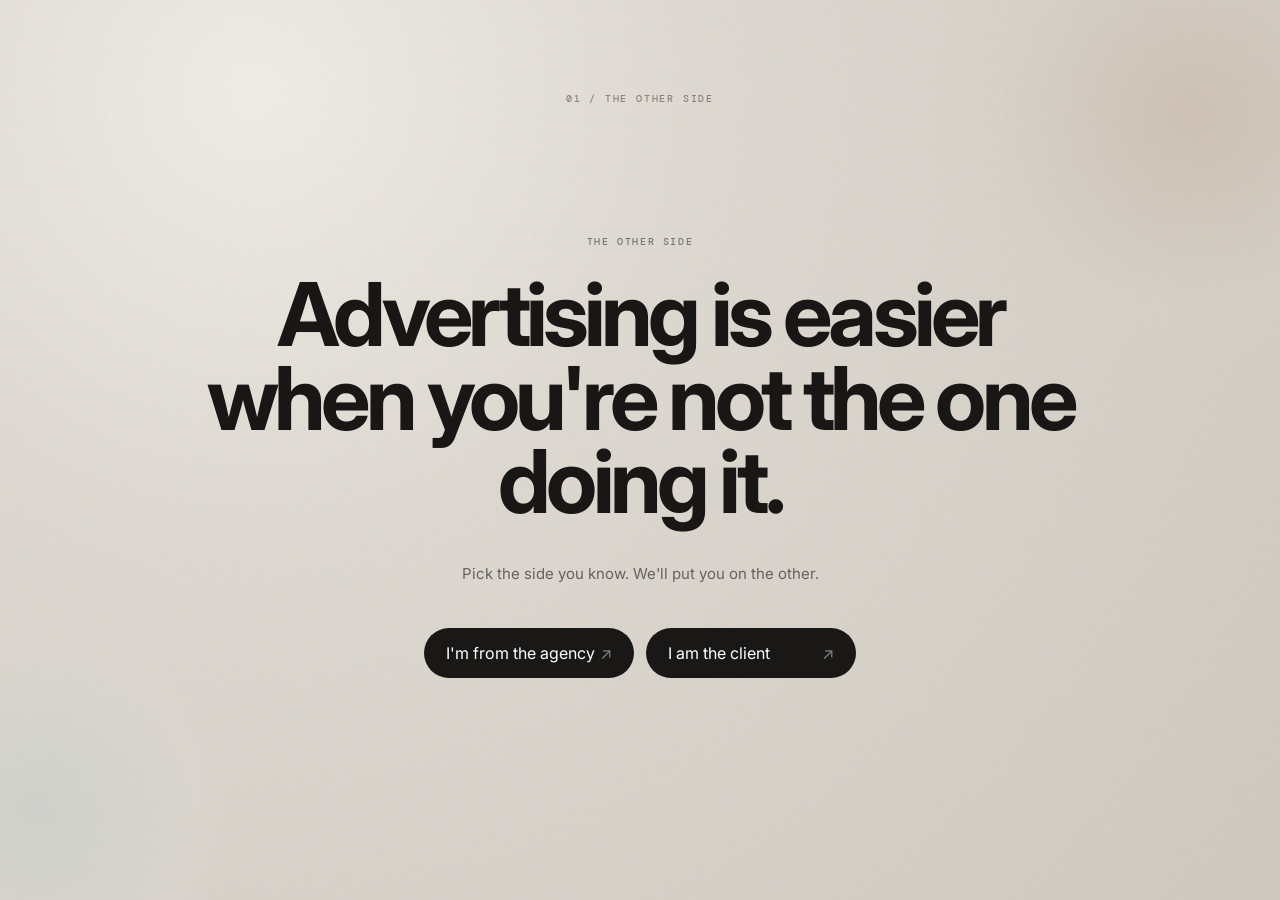
<file: theotherside/index.html>
<!doctype html><html><head><meta charset="utf-8"><meta name="viewport" content="width=device-width,initial-scale=1"><title>The Other Side</title><link rel="preconnect" href="https://fonts.googleapis.com"><link rel="preconnect" href="https://fonts.gstatic.com" crossorigin><link href="https://fonts.googleapis.com/css2?family=DM+Mono:wght@400;500&family=Inter:wght@400;500;600;700&display=swap" rel="stylesheet"><link rel="stylesheet" href="styles.css"></head><body>
<div id="landing"><div class="ambient ambient-a"></div><div class="ambient ambient-b"></div><div class="grain"></div><div class="hero"><div class="hero-mark">01 / THE OTHER SIDE</div><small>THE OTHER SIDE</small><h1>Advertising is easier<br>when you're not the one doing it.</h1><p>Pick the side you know. We'll put you on the other.</p><div class="roles"><button type="button" data-side="agency">I'm from the agency <span>↗</span></button><button type="button" data-side="client">I am the client <span>↗</span></button></div><div class="hero-foot"><span>AN EXPERIENCE FOR PEOPLE WHO HAVE SAID “JUST ONE SMALL CHANGE”</span><span>PLAY AT YOUR OWN RISK</span></div></div></div>
<div id="reveal" class="overlay hidden"><div class="card"><small>THE OTHER SIDE</small><h2 id="revealTitle"></h2><p id="revealCopy"></p><button type="button" id="enter">Choose your trouble ↗</button><button type="button" class="ghost" data-home>Escape Back</button></div></div>
<div id="situations" class="overlay hidden"><div class="situations"><header><small>THE OTHER SIDE</small><button type="button" class="ghost small" data-home>Escape Back</button></header><h2>What do you want to get yourself into?</h2><p>Pick a situation. There are no right answers. That's kind of the point.</p><div id="cards"></div></div></div>
<div id="experience" class="hidden"><header class="bar"><div class="brandmark"><b>THE OTHER SIDE</b><i></i></div><span id="scenarioName"></span><button type="button" id="escape">Escape Back</button></header><div class="device"><div class="device-top"><span></span><span></span><span></span></div><div class="device-screen"><aside><button type="button" data-app="mail">✉<small>Mail</small></button><button type="button" data-app="wa">◔<small>WhatisUp</small></button><button type="button" data-app="teams">⊞<small>Teams</small></button></aside><main><section id="mail" class="app active"><div class="apphead"><b>Mail</b><span id="mailSub"></span></div><div class="mail"><nav><small>INBOX</small><div id="mailList"></div></nav><article><h3 id="mailSubject"></h3><div id="mailThread"></div><div id="mailTyping" class="typing hidden"></div></article></div></section><section id="wa" class="app"><div class="apphead"><b>WhatisUp</b><span>work chats</span></div><div class="chat"><nav><small>CHATS</small><div>Current agency</div><div>Marketing team</div><div>Brand team</div><div>Leadership</div></nav><article><h3 id="waTitle"></h3><div id="waBody"></div><div id="waComposer">Message</div></article></div></section><section id="teams" class="app"><div class="apphead"><b>Mycoresoft Teams</b><span id="org"></span></div><div class="chat"><nav><small>YOUR WORKPLACE</small><div id="rooms"></div></nav><article><h3 id="teamTitle"></h3><div id="teamBody"></div><div id="teamComposer">Start a post</div></article></div></section></main></div></div>
<div id="attention" class="attention hidden" role="dialog" aria-live="assertive" aria-label="New communication"><div class="attention-copy"><b id="attentionApp"></b><span id="attentionText"></span></div><button type="button" id="openAttention">OPEN</button></div>
<div id="decision" class="decision hidden"><small>YOUR TURN</small><strong id="decisionText"></strong><div id="choices"></div></div></div>
<div id="modal" class="overlay hidden"><div class="card"><h2>Escape already?</h2><p>Your workday will end here.</p><button type="button" id="stay" class="ghost">Stay</button><button type="button" id="confirm">Escape Back</button></div></div>
<div id="end" class="overlay hidden"><div class="card"><small>END OF THIS PARTICULAR WORKDAY</small><h2 id="endTitle"></h2><p id="endCopy"></p><button type="button" id="another">Choose another journey</button><button type="button" class="ghost" data-home>Escape Back</button></div></div><script src="script.js"></script></body></html>
</file>
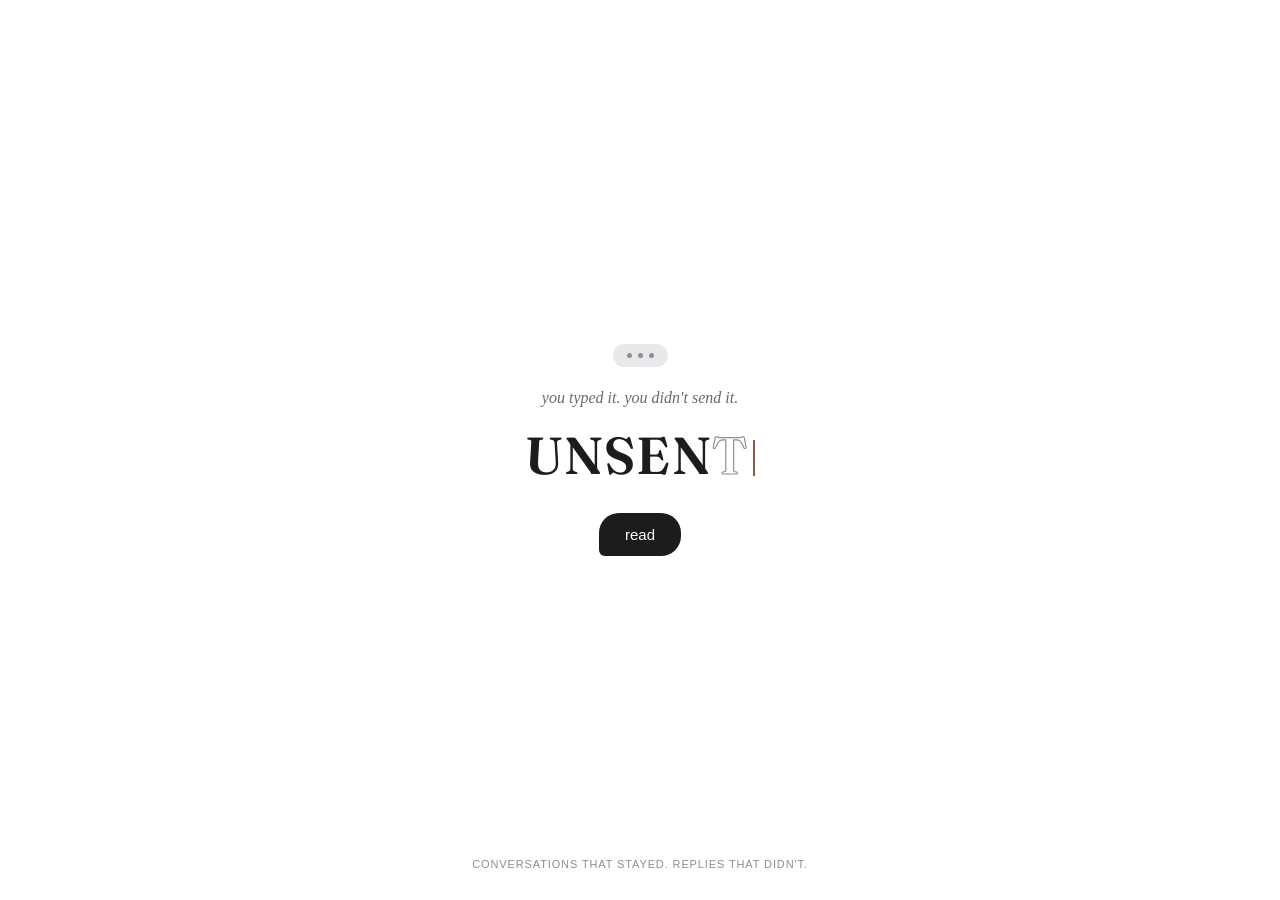
<file: unsent/index.html>
<!DOCTYPE html>
<html lang="en">
<head>


<meta charset="UTF-8">
<meta name="viewport" content="width=device-width, initial-scale=1, viewport-fit=cover, maximum-scale=1, user-scalable=no">
<meta name="theme-color" content="#ffffff">
<title>UNSENT</title>

<!-- Open Graph -->
<meta property="og:title" content="UNSENT">
<meta property="og:description" content="An archive of messages that were never sent.">
<meta property="og:image" content="https://basith.xyz/unsent/unsent-preview.jpg">
<meta property="og:url" content="https://basith.xyz/unsent/">
<meta property="og:type" content="website">

<!-- Twitter/X -->
<meta name="twitter:card" content="summary_large_image">
<meta name="twitter:title" content="UNSENT">
<meta name="twitter:description" content="An archive of messages that were never sent.">
<meta name="twitter:image" content="https://basith.xyz/unsent/unsent-preview.jpg">

<link rel="preconnect" href="https://fonts.googleapis.com">
<link href="https://fonts.googleapis.com/css2?family=Fraunces:ital,opsz,wght@0,9..144,500;0,9..144,600;1,9..144,400&display=swap" rel="stylesheet"> 

<link rel="stylesheet" href="style.css?v=3">
</head>
<body>

<div id="intro">
    <div class="typing-hint"><span></span><span></span><span></span></div>

    <div class="intro-bubble">you typed it. you didn't send it.</div>

    <h1 id="intro-title"><span class="committed">UNSEN</span><span class="held">T</span><span class="type-cursor"></span></h1>

    <button id="begin-btn">read</button>

    <div class="intro-foot">conversations that stayed. replies that didn't.</div>
  </div>

<div id="app" class="hidden">
    <div id="header">
      <span id="back-chevron">&#8249;</span>
      <span id="contact-name"></span>
    </div>

    <div id="thread"></div>

    <div id="compose-bar">
      <div id="compose-box">
  <span id="compose-text"></span>
</div> 
    </div>

    <div id="keyboard" aria-hidden="true">
      <div class="kb-row">
        <span class="key">Q</span><span class="key">W</span><span class="key">E</span><span class="key">R</span><span class="key">T</span><span class="key">Y</span><span class="key">U</span><span class="key">I</span><span class="key">O</span><span class="key">P</span>
      </div>
      <div class="kb-row kb-row-mid">
        <span class="key">A</span><span class="key">S</span><span class="key">D</span><span class="key">F</span><span class="key">G</span><span class="key">H</span><span class="key">J</span><span class="key">K</span><span class="key">L</span>
      </div>
      <div class="kb-row">
        <span class="key key-fn key-shift">&#8679;</span><span class="key">Z</span><span class="key">X</span><span class="key">C</span><span class="key">V</span><span class="key">B</span><span class="key">N</span><span class="key">M</span><span class="key key-fn key-del">&#9003;</span>
      </div>
      <div class="kb-row kb-row-bottom">
        <span class="key key-fn key-123">123</span>
        <span class="key key-fn key-globe">&#127760;</span>
        <span class="key key-space">space</span>
        <span class="key key-fn key-return">return</span>
      </div>
    </div>
  </div>

<div id="continueHint">Continue</div> 

  <!-- Story data files -->
  <script src="stories/story001.js?v=3"></script>
  <script src="stories/story002.js?v=3"></script> 
  <script src="stories/story003.js?v=3"></script>
  <script src="stories/story005.js?v=3"></script>
  <script src="stories/story006.js?v=3"></script>
  <script src="stories/story007.js?v=3"></script>
  <script src="stories/story008.js?v=3"></script>
  <script src="stories/story009.js?v=3"></script>
  <script src="stories/story010.js?v=3"></script> 
  <script src="stories/story011.js?v=3"></script>
  <script src="stories/story012.js?v=3"></script>
  <script src="stories/story013.js?v=3"></script>
  <script src="stories/story014.js?v=3"></script>
  <script src="stories/story015.js?v=3"></script>
  <script src="stories/story016.js?v=3"></script>
  <script src="stories/story017.js?v=3"></script>
  <script src="stories/story018.js?v=3"></script>
  <script src="stories/story019.js?v=3"></script>
  <script src="stories/story020.js?v=3"></script>
  <script src="stories/story021.js?v=3"></script>
  <script src="stories/story022.js?v=3"></script>
  <script src="stories/story023.js?v=3"></script>
  <script src="stories/story024.js?v=3"></script>
  <script src="stories/story025.js?v=3"></script>
  <script src="stories/story026.js?v=3"></script>
  <script src="stories/story027.js?v=3"></script>
  <script src="stories/story028.js?v=3"></script>
  <script src="stories/story029.js?v=3"></script>
  <script src="stories/story030.js?v=3"></script>
  <script src="stories/story031.js?v=3"></script>
  <script src="stories/story032.js?v=3"></script>
  <script src="stories/story033.js?v=3"></script>
  <script src="stories/story034.js?v=3"></script>
  <script src="stories/story035.js?v=3"></script>
  <script src="stories/story036.js?v=3"></script>
  <script src="stories/story037.js?v=3"></script>
  <script src="stories/story038.js?v=3"></script>
  <script src="stories/story039.js?v=3"></script>
  <script src="stories/story040.js?v=3"></script>
  <script src="stories/story041.js?v=3"></script>
  <script src="stories/story042.js?v=3"></script>
  <script src="stories/story043.js?v=3"></script>
  <script src="stories/story044.js?v=3"></script>
  <script src="stories/story045.js?v=3"></script>
  <script src="stories/story046.js?v=3"></script>

  <!-- Engine -->
  <script src="script.js?v=3"></script>
</body>
</html>
</file>
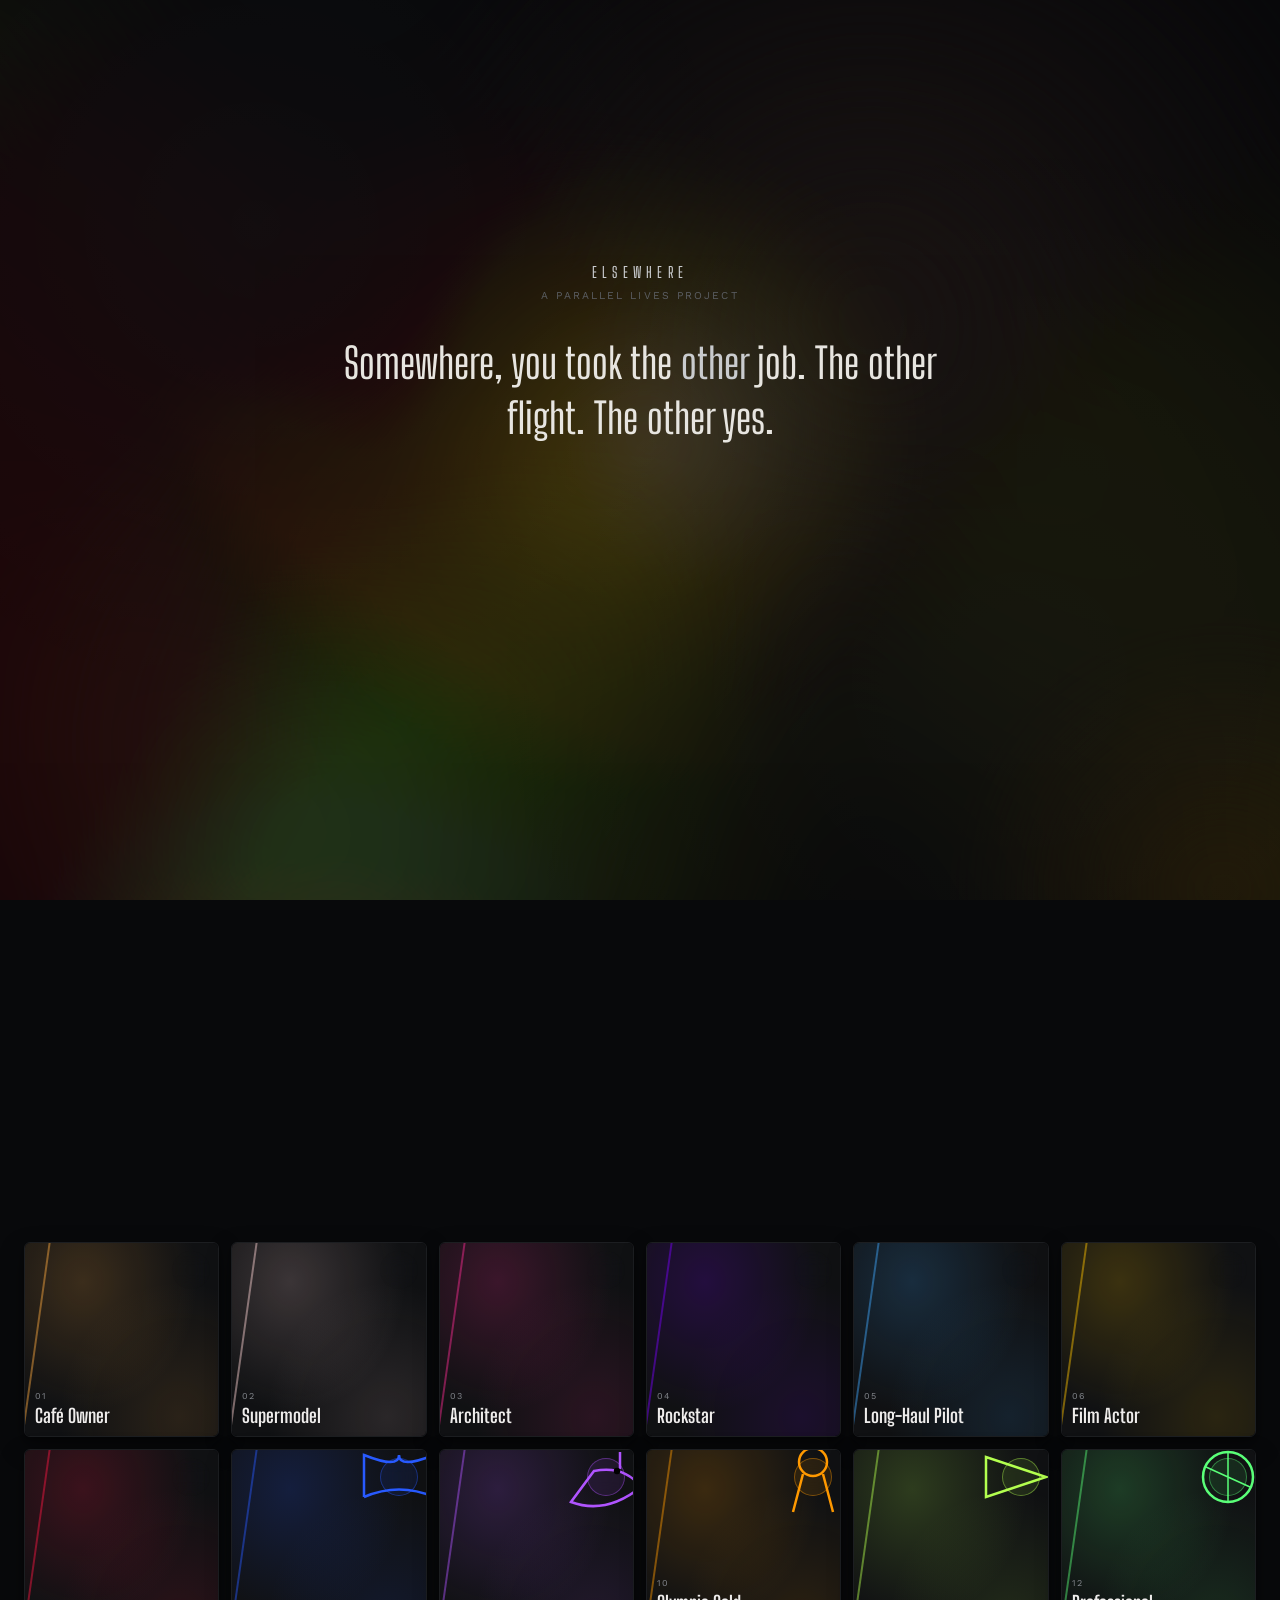
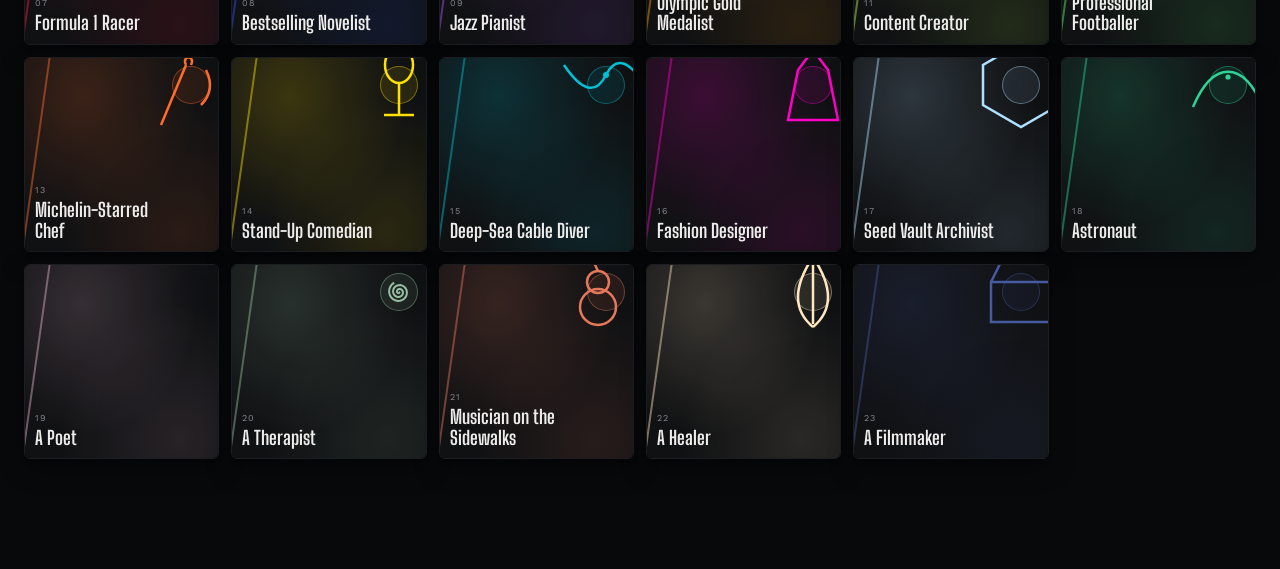
<file: zyx/index.html>
<!DOCTYPE html>
<html lang="en">
<head>
<meta charset="UTF-8">
<meta name="viewport" content="width=device-width, initial-scale=1.0, viewport-fit=cover">
<meta name="theme-color" content="#08090b">
<title>Elsewhere</title>
<meta name="description" content="Tap a life. Live a minute of it. Leave with proof. Many lives you never led, waiting to be tried.">

<meta property="og:type" content="website">
<meta property="og:title" content="Elsewhere — A Parallel Lives Project">
<meta property="og:description" content="Tap a life. Live a minute of it. Leave with proof. Many lives you never led, waiting to be tried.">
<meta property="og:image" content="og-image.png">
<meta property="og:image:width" content="1200">
<meta property="og:image:height" content="630">

<meta name="twitter:card" content="summary_large_image">
<meta name="twitter:title" content="Elsewhere — A Parallel Lives Project">
<meta name="twitter:description" content="Tap a life. Live a minute of it. Leave with proof.">
<meta name="twitter:image" content="og-image.png">

<link rel="preconnect" href="https://fonts.googleapis.com">
<link href="https://fonts.googleapis.com/css2?family=Big+Shoulders+Display:wght@300;500;600;700;900&family=Work+Sans:wght@300;400;500&display=swap" rel="stylesheet">
<link rel="stylesheet" href="styles.css">
</head>
<body>

<div class="ambient-texture"></div>
<canvas id="depthCanvas"></canvas>

<!-- ===================== LANDING ===================== -->
<section id="landing">
  <div class="liquid-wrapper" id="liquidWrapper">
    <canvas id="liquidBack"></canvas>
    <canvas id="liquidFront"></canvas>
  </div>
  <div class="liquid-scrim"></div>

  <div class="hero-beat" id="beatMark">
    <div class="mark">Elsewhere</div>
    <div class="mark-sub">A Parallel Lives Project</div>
  </div>

  <div class="hero-beat" id="beatSomewhere">
    <p class="hero-lines">Somewhere, you took the <span class="accent">other</span> job. The other flight. The other yes.</p>
  </div>

  <div class="hero-beat" id="beatImagined">
    <p class="hero-sub">Not imagined. Not almost.<br>Lived completely. Elsewhere.</p>
  </div>

  <div class="hero-beat" id="beatGrounding">
    <p class="grounding-line">Tap a life. Live a minute of it. Leave with proof.</p>
  </div>

  <div class="scroll-cue" id="scrollCue">↓</div>
</section>

<footer id="landingFooter">
  <p class="footer-line" id="footerLine">Many lives. Pick the one you still wonder about.</p>
  <div class="lives-counter" id="livesCounter">0/18</div>
</footer>

<div class="grid" id="grid"></div>

<div class="cursor-glow" id="cursorGlow"></div>

<!-- ===================== TRANSITION OVERLAY ===================== -->
<div id="transition">
  <canvas id="transCanvas"></canvas>
  <div class="flood"></div>
  <div class="trans-word" id="transWord"></div>
</div>

<!-- ===================== EXPERIENCE ===================== -->
<section id="experience">

  <div class="world-intro" id="worldIntro">
    <div class="tag">Being</div>
    <h2 id="introTitle"></h2>
    <p class="intro-hook" id="introHook"></p>
    <div class="bleed"><p id="bleedText"></p></div>
    <div class="pulse-cue" id="pulseCue"></div>
  </div>

  <div class="content-section" id="narrativeSection">
    <div class="glass-card narrative-card">
      <div class="tag" id="artifactLabel"></div>
      <p class="narrative-p" id="narrativeP1"></p>
      <p class="narrative-p" id="narrativeP2"></p>
      <p class="narrative-close" id="narrativeClose">This was your life.</p>
      <button class="btn primary reveal-btn" id="toTimelineBtn">Continue</button>
    </div>
  </div>

  <div class="content-section" id="timelineSection">
    <div class="timeline-wrap">
      <div class="tag">The Years</div>
      <div class="timeline-track" id="timelineTrack"></div>
      <canvas id="timelineMotif" width="140" height="140"></canvas>
    </div>
    <button class="btn primary reveal-btn" id="toPosterBtn">Continue</button>
  </div>

  <div class="content-section" id="posterSection">
    <div class="poster-wrap" id="posterCard">
      <canvas id="posterCanvas" width="1080" height="1920"></canvas>
    </div>
    <div class="btn-row">
      <button class="btn primary" id="downloadBtn">Share poster</button>
      <button class="btn" id="toRealityBtn">Continue</button>
    </div>
  </div>

  <div class="content-section" id="realitySection">
    <div class="glass-card">
      <div class="tag">Reality</div>
      <h2>Back where you are</h2>
      <p>In this life, however, you built something too.</p>
      <p>And somewhere, in another life, they'd tell you the same thing. They wouldn't trade it either.</p>
      <p class="reality-mirror" id="realityMirror"></p>
      <div class="loop-cue" id="loopCue">↺ Try another life</div>
    </div>
  </div>

</section>

<script src="script.js"></script>
</body>
</html>
</file>
<file: contact/style.css>
/* ==========================================================================
   CONTACT — style.css

   The unit is a physical object, not a screen. Everything here reinforces
   that: matte surfaces, recessed glass, machined edges, one warm accent
   used only for the thing that's actually alive (the LED, the needle,
   focus states). Nothing glows, nothing is neon, nothing is gradients
   for their own sake.

   TOKENS -> RESET -> PANEL BODY -> PLATE -> DISPLAY -> GAUGE -> READOUT
   -> BOOT LOG -> TRANSMISSION -> ACTION -> RELAY BUTTON -> CHOICES
   -> STATUS -> OVERLAYS -> MOTION -> RESPONSIVE
   ========================================================================== */

/* ---------------------------------------------------------------------- */
/* TOKENS                                                                  */
/* ---------------------------------------------------------------------- */

:root {
  /* Surfaces — warm graphite, not neutral gray. This is machined metal
     under indoor light, not a UI dark-mode background. */
  --surface-bench:      #101010;   /* the desk the unit sits on (desktop) */
  --panel:               #1c1b19;  /* the unit's outer body */
  --panel-raised:        #242220;  /* plate / bezel highlight */
  --panel-edge:          #0a0a09;  /* seams, deep shadow */

  --glass:               #0b0c0a;  /* recessed display glass */
  --glass-edge:          #050504;

  /* Ink — warm off-white for primary text, dimmed warm gray for labels */
  --ink:                 #e9e4d8;
  --ink-dim:             #8c8778;
  --ink-faint:           #565349;

  /* The one accent. Amber LED — instrumentation, not decoration. */
  --led:                 #ff9245;
  --led-dim:             #6b4423;
  --led-glow:            rgba(255, 146, 69, 0.35);

  --hairline:            #38352c;
  --hairline-strong:     #47443a;

  /* Type */
  --font-mono: 'IBM Plex Mono', ui-monospace, 'SFMono-Regular', Menlo, monospace;
  --font-serif: 'IBM Plex Serif', Georgia, 'Times New Roman', serif;

  /* Rhythm */
  --unit-max-width: 460px;
  --edge: clamp(20px, 6vw, 28px);
  --radius-panel: 22px;
  --radius-control: 14px;

  --ease-mech: cubic-bezier(0.2, 0.8, 0.2, 1);
  --dur-fast: 120ms;
  --dur-med: 320ms;
  --dur-slow: 900ms;
}

/* ---------------------------------------------------------------------- */
/* RESET                                                                   */
/* ---------------------------------------------------------------------- */

*, *::before, *::after { box-sizing: border-box; }

html, body {
  height: 100%;
  margin: 0;
}

body {
  background: var(--surface-bench);
  color: var(--ink);
  font-family: var(--font-mono);
  -webkit-font-smoothing: antialiased;
  text-rendering: optimizeLegibility;
  display: flex;
  align-items: center;
  justify-content: center;
  min-height: 100dvh;
  min-height: -webkit-fill-available;
}

button {
  font-family: inherit;
  color: inherit;
  background: none;
  border: 0;
  padding: 0;
  cursor: pointer;
  -webkit-tap-highlight-color: transparent;
}

button:disabled { cursor: default; }

ul, li { list-style: none; margin: 0; padding: 0; }

:focus-visible {
  outline: 2px solid var(--led);
  outline-offset: 3px;
}

/* ---------------------------------------------------------------------- */
/* PANEL BODY                                                              */
/* ---------------------------------------------------------------------- */

.unit {
  position: relative;
  width: 100%;
  max-width: var(--unit-max-width);
  height: 100dvh;
  max-height: 900px;
  display: flex;
  flex-direction: column;
  background:
    linear-gradient(180deg, var(--panel-raised) 0%, var(--panel) 14%, var(--panel) 100%);
  overflow: hidden;
  isolation: isolate;

  padding:
    calc(env(safe-area-inset-top, 0px) + var(--edge))
    calc(env(safe-area-inset-right, 0px) + var(--edge))
    calc(env(safe-area-inset-bottom, 0px) + var(--edge))
    calc(env(safe-area-inset-left, 0px) + var(--edge));

  box-shadow:
    inset 0 1px 0 rgba(255, 255, 255, 0.04),
    inset 0 0 0 1px var(--panel-edge);
}

/* On real desktop viewports the unit reads as an object resting on a
   bench, not a page that stretches full-bleed. */
@media (min-width: 560px) and (min-height: 720px) {
  .unit {
    height: min(860px, 92dvh);
    border-radius: var(--radius-panel);
    box-shadow:
      0 40px 80px -30px rgba(0, 0, 0, 0.7),
      0 2px 0 rgba(255, 255, 255, 0.03) inset,
      0 0 0 1px var(--panel-edge);
  }
}

/* ---------------------------------------------------------------------- */
/* PLATE                                                                   */
/* ---------------------------------------------------------------------- */

.plate {
  flex: 0 0 auto;
  display: flex;
  align-items: baseline;
  justify-content: space-between;
  gap: 12px;
}

.plate__mark {
  font-size: 13px;
  font-weight: 600;
  letter-spacing: 0.28em;
  color: var(--ink);
}

.plate__id {
  font-size: 10px;
  font-weight: 400;
  letter-spacing: 0.12em;
  color: var(--ink-faint);
  white-space: nowrap;
}

.hairline {
  flex: 0 0 auto;
  height: 1px;
  margin: 16px 0;
  background: linear-gradient(
    90deg,
    transparent 0%,
    var(--hairline) 12%,
    var(--hairline) 88%,
    transparent 100%
  );
}

/* ---------------------------------------------------------------------- */
/* DISPLAY                                                                 */
/* ---------------------------------------------------------------------- */

.display {
  flex: 1 1 auto;
  min-height: 0;
  display: flex;
  flex-direction: column;
}

.display__label {
  flex: 0 0 auto;
  display: flex;
  align-items: center;
  gap: 8px;
  font-size: 10px;
  font-weight: 500;
  letter-spacing: 0.22em;
  text-transform: uppercase;
  color: var(--ink-faint);
  margin-bottom: 10px;
}

.display__led {
  width: 6px;
  height: 6px;
  border-radius: 50%;
  background: var(--led-dim);
  box-shadow: none;
  transition: background var(--dur-med) var(--ease-mech), box-shadow var(--dur-med) var(--ease-mech);
}

/* Lit whenever the unit is actively doing something: booting, connected */
.unit[data-state='boot'] .display__led,
.unit[data-state='connecting'] .display__led,
.unit[data-state='handshake'] .display__led,
.unit[data-state='live'] .display__led {
  background: var(--led);
  box-shadow: 0 0 8px 1px var(--led-glow);
}

.display__glass {
  position: relative;
  flex: 1 1 auto;
  min-height: 0;
  display: flex;
  flex-direction: column;
  background:
    radial-gradient(120% 140% at 50% -10%, #14140f 0%, var(--glass) 55%, var(--glass-edge) 100%);
  border-radius: var(--radius-control);
  box-shadow:
    inset 0 2px 6px rgba(0, 0, 0, 0.65),
    inset 0 0 0 1px rgba(255, 255, 255, 0.03);
  padding:
    clamp(14px, 2.5vh, 18px)
    clamp(16px, 4vw, 22px)
    clamp(18px, 3vh, 22px); 
  overflow: hidden;
}

.face {
  display: flex;
  flex-direction: column;
  min-height: 0;
  height: 100%;
}

/* ---------------------------------------------------------------------- */
/* GAUGE                                                                   */
/* ---------------------------------------------------------------------- */

.gauge {
  flex: 0 0 auto;
  width: clamp(96px, 30vw, 132px);
  margin: 0 auto clamp(14px, 3vh, 22px);
}

.gauge__dial { width: 100%; height: auto; display: block; }

.gauge__ring {
  fill: none;
  stroke: var(--hairline-strong);
  stroke-width: 1.5;
}

.gauge__ticks line {
  stroke: var(--ink-faint);
  stroke-width: 1.5;
}

.gauge__ticks .tick--major {
  stroke: var(--ink-dim);
  stroke-width: 2;
}

.gauge__needle {
  stroke: var(--led);
  stroke-width: 2.5;
  stroke-linecap: round;
  transform-origin: 100px 100px;
  filter: drop-shadow(0 0 3px var(--led-glow));
  transition: transform var(--dur-slow) var(--ease-mech);
}

.gauge__hub {
  fill: var(--panel-raised);
  stroke: var(--ink-faint);
  stroke-width: 1.5;
}

/* Slow continuous drift while the unit searches; JS sets rotation via
   the --needle-angle custom property during boot, then hands control
   back to discrete per-message ticks while live. */
.unit[data-state='boot'] .gauge__needle {
  animation: needle-seek 2600ms ease-in-out infinite;
}

@keyframes needle-seek {
  0%   { transform: rotate(-46deg); }
  50%  { transform: rotate(46deg); }
  100% { transform: rotate(-46deg); }
}

/* ---------------------------------------------------------------------- */
/* READOUT                                                                 */
/* ---------------------------------------------------------------------- */

.readout {
  flex: 0 0 auto;
  text-align: center;
  margin-bottom: clamp(14px, 3vh, 20px);
}

.readout__row {
  display: inline-flex;
  align-items: baseline;
  gap: 10px;
}

.readout__label {
  font-size: 10px;
  font-weight: 500;
  letter-spacing: 0.24em;
  color: var(--ink-faint);
}

.readout__value {
  font-size: clamp(20px, 6vw, 26px);
  font-weight: 500;
  letter-spacing: 0.06em;
  font-variant-numeric: tabular-nums;
  color: var(--ink);
}

/* ---------------------------------------------------------------------- */
/* BOOT LOG                                                                */
/* ---------------------------------------------------------------------- */

.boot-log {
  flex: 1 1 auto;
  min-height: 0;
  display: flex;
  flex-direction: column;
  justify-content: flex-end;
  gap: 6px;
  overflow: hidden;
}

.boot-log li {
  --line-opacity: 1;
  font-size: 10px;
  letter-spacing: 0.1em;
  color: var(--ink-faint);
  opacity: 0;
  transform: translateY(4px);
  animation: log-line-in var(--dur-med) var(--ease-mech) forwards;
  transition: opacity 700ms var(--ease-mech);
}

.boot-log li[data-final] {
  color: var(--led);
}

/* Rolling diagnostics: age dims the line. Recalculates automatically as
   script.js appends new <li> — no JS bookkeeping required. */
.boot-log li:nth-last-child(1) { --line-opacity: 1; }
.boot-log li:nth-last-child(2) { --line-opacity: 0.7; }
.boot-log li:nth-last-child(3) { --line-opacity: 0.45; }
.boot-log li:nth-last-child(4) { --line-opacity: 0.2; }
.boot-log li:nth-last-child(n + 5) { --line-opacity: 0; }

@keyframes log-line-in {
  to { opacity: var(--line-opacity); transform: translateY(0); }
}

/* ---------------------------------------------------------------------- */
/* TRANSMISSION                                                            */
/* ---------------------------------------------------------------------- */

.face--transmission {
  gap: clamp(12px, 3vh, 18px);
}

.transmission__meta {
  flex: 0 0 auto;
  display: flex;
  align-items: center;
  gap: clamp(14px, 4vw, 20px);
  padding-bottom: clamp(12px, 3vh, 18px);
  border-bottom: 1px solid var(--hairline);
}

.transmission__origin-block {
  display: flex;
  flex-direction: column;
  gap: 4px;
  min-width: 0;
}

.transmission__meta-label {
  font-size: 9px;
  font-weight: 500;
  letter-spacing: 0.22em;
  color: var(--ink-faint);
}

.transmission__origin {
  font-size: 13px;
  letter-spacing: 0.04em;
  color: var(--ink);
  white-space: nowrap;
  overflow: hidden;
  text-overflow: ellipsis;
}

.transmission__meta-divider {
  width: 1px;
  align-self: stretch;
  background: var(--hairline-strong);
}

.transmission__timer {
  margin-left: auto;
  font-size: clamp(22px, 6vw, 28px);
  font-weight: 500;
  font-variant-numeric: tabular-nums;
  letter-spacing: 0.04em;
  color: var(--led);
}

.transmission__timer[data-urgent] {
  animation: timer-pulse 1000ms ease-in-out infinite;
}

@keyframes timer-pulse {
  50% { opacity: 0.45; }
}

.transmission__stream {
  flex: 1 1 auto;
  min-height: 0;
  overflow-y: auto;
  display: flex;
  flex-direction: column;
  align-items: flex-start;
  text-align: left;
  gap: clamp(14px, 3vh, 22px);
  padding-right: 2px;
  scrollbar-width: thin;
  scrollbar-color: var(--hairline-strong) transparent;
}

.transmission__stream::-webkit-scrollbar { width: 4px; }
.transmission__stream::-webkit-scrollbar-thumb {
  background: var(--hairline-strong);
  border-radius: 2px;
}

/* Individual message — typography carries the emotion, no bubble, no card.
   Deliberately left-aligned while the gauge and readout above stay
   perfectly centered: the instrument is engineered, the words aren't. */
.message {
  font-family: var(--font-serif);
  font-size: clamp(15px, 4.2vw, 17px);
  line-height: 1.45;
  color: var(--ink);
  text-align: left;
  max-width: 92%;
  opacity: 0;
  transform: translateY(6px);
  animation: message-in var(--dur-med) var(--ease-mech) forwards;
}

.pending-ellipsis {
  font-family: var(--font-serif);
  font-size: clamp(15px, 4.2vw, 17px);
  color: var(--ink-dim);
  letter-spacing: 0.35em;
  animation: pending-pulse 1400ms ease-in-out infinite;
}

@keyframes pending-pulse {
  0%, 100% { opacity: 0.2; }
  50%      { opacity: 0.85; }
}

.message--system {
  font-family: var(--font-mono);
  font-size: 11px;
  letter-spacing: 0.14em;
  color: var(--ink-faint);
  text-transform: uppercase;
}

.message--visitor {
  color: var(--ink-dim);
  font-style: italic;
}

@keyframes message-in {
  to { opacity: 1; transform: translateY(0); }
}

/* ---------------------------------------------------------------------- */
/* ACTION                                                                  */
/* ---------------------------------------------------------------------- */

.action {

    flex: 0 0 auto;

    display: flex;

    flex-direction: column;

    gap: 10px;

    min-height: 150px;

    justify-content: flex-start;

}

/* ---------------------------------------------------------------------- */
/* RELAY BUTTON                                                            */
/* ---------------------------------------------------------------------- */

.relay-button {
  width: 100%;
  flex: 0 0 auto;
  border-radius: var(--radius-control);
  background: linear-gradient(180deg, #2d2a25 0%, #201e1a 100%);
  box-shadow:
    0 1px 0 rgba(255, 255, 255, 0.05) inset,
    0 -1px 0 rgba(0, 0, 0, 0.55) inset,
    0 8px 0 #000,
    0 14px 22px rgba(0, 0, 0, 0.55);
  transform: translateY(0);
  transition: transform var(--dur-fast) var(--ease-mech),
              box-shadow var(--dur-fast) var(--ease-mech),
              opacity var(--dur-med) var(--ease-mech);
}

.relay-button__face {
  display: flex;
  align-items: center;
  justify-content: center;
  height: 100%;
  min-height: 84px;
}

.relay-button__label {
  font-size: 13px;
  font-weight: 600;
  letter-spacing: 0.18em;
  text-transform: uppercase;
  color: var(--ink);
}

.relay-button:not(:disabled):active,
.relay-button.is-pressed {
  transform: translateY(7px);
  box-shadow:
    0 1px 0 rgba(255, 255, 255, 0.02) inset,
    0 -1px 0 rgba(0, 0, 0, 0.7) inset,
    0 1px 0 var(--panel-edge),
    0 2px 4px rgba(0, 0, 0, 0.5);
}

.relay-button:disabled {
  opacity: 0.35;
}

.relay-button:not(:disabled) .relay-button__label {
  color: var(--ink);
}

.relay-button:not(:disabled)::after {
  content: '';
}

/* ---------------------------------------------------------------------- */
/* CHOICES                                                                 */
/* ---------------------------------------------------------------------- */

.choices {

    display:flex;

    flex-wrap:wrap;

    gap:8px;

    justify-content:center;

    align-content:flex-start;

}

.choice {

    flex:0 0 auto;

    min-height:38px;

    padding:8px 14px;

    font-size:10px;

    letter-spacing:.05em;

    white-space:nowrap;

}

.choice:active,
.choice.is-pressed {
  transform: translateY(3px);
  box-shadow:
    0 1px 0 rgba(255, 255, 255, 0.03) inset,
    0 1px 0 var(--panel-edge),
    0 2px 4px rgba(0, 0, 0, 0.3);
}

/* ---------------------------------------------------------------------- */
/* STATUS                                                                  */
/* ---------------------------------------------------------------------- */

.status {
  flex: 0 0 auto;
  margin-top: 16px;
  display: flex;
  align-items: center;
  gap: 8px;
}

.status__dot {
  width: 5px;
  height: 5px;
  border-radius: 50%;
  background: var(--ink-faint);
  transition: background var(--dur-med) var(--ease-mech);
}

.unit[data-state='live'] .status__dot,
.unit[data-state='connecting'] .status__dot,
.unit[data-state='handshake'] .status__dot {
  background: var(--led);
}

.status__text {
  font-size: 10px;
  letter-spacing: 0.14em;
  text-transform: uppercase;
  color: var(--ink-faint);
}

/* ---------------------------------------------------------------------- */
/* OVERLAYS                                                                */
/* ---------------------------------------------------------------------- */

.screen-flash {
  position: absolute;
  inset: 0;
  z-index: 5;
  background: var(--ink);
  opacity: 0;
  pointer-events: none;
  mix-blend-mode: overlay;
}

.screen-flash.is-flashing {
  animation: flash-pulse var(--dur-fast) var(--ease-mech);
}

@keyframes flash-pulse {
  0%   { opacity: 0; }
  35%  { opacity: 0.55; }
  100% { opacity: 0; }
}

/* Ambient shimmer — inert by default. audio.js / script.js may toggle
   .is-active later to layer a near-invisible grain over the glass;
   the element already exists so no markup changes are needed for it. */
.ambient-noise {
  position: absolute;
  inset: 0;
  z-index: 1;
  opacity: 0;
  pointer-events: none;
  mix-blend-mode: overlay;
}

/* ---------------------------------------------------------------------- */
/* STATE VISIBILITY                                                        */
/* ---------------------------------------------------------------------- */

.unit[data-state='boot'] #gaugeFace,
.unit[data-state='idle'] #gaugeFace {
  display: flex;
}

.unit[data-state='connecting'] #gaugeFace,
.unit[data-state='handshake'] #gaugeFace,
.unit[data-state='live'] #gaugeFace,
.unit[data-state='collapsing'] #gaugeFace {
  display: none;
}

/* ---------------------------------------------------------------------- */
/* SHORT VIEWPORTS — iPhone Safari with visible chrome, small phones       */
/* ---------------------------------------------------------------------- */

/* 100dvh already shrinks .unit as Safari's bars show/hide, so the panel
   itself is never obscured — but on short/older phones the fixed edges
   (plate, hairlines, button) can eat into the room messages need. This
   pass compresses rhythm, never content: nothing here changes what's
   shown, only how tightly it's packed. */
@media (max-height: 700px) {
  :root {
    --edge: 16px;
    --radius-control: 12px;
  }

  .hairline { margin: 10px 0; }
  .display__label { margin-bottom: 6px; }
  .gauge { margin-bottom: 8px; }
  .readout { margin-bottom: 8px; }
  .action { min-height: 60px; }
  .relay-button__face { min-height: 60px; }
  .status { margin-top: 10px; }
}

@media (max-height: 560px) {
  .gauge { display: none; }
  .transmission__meta { padding-bottom: 8px; }
}

/* ---------------------------------------------------------------------- */
/* MOTION                                                                  */
/* ---------------------------------------------------------------------- */

@media (prefers-reduced-motion: reduce) {
  *, *::before, *::after {
    animation-duration: 1ms !important;
    animation-iteration-count: 1 !important;
    transition-duration: 1ms !important;
  }
  .unit[data-state='boot'] .gauge__needle { animation: none; }
}
</file>
<file: kk/css/styles.css>
/* ==========================================================================
   KURATED KOUTURE — Design System
   Luxury through restraint. Dark gallery. Editorial type. Quiet motion.
   ========================================================================== */

:root {
  /* ---- Palette ---- */
  --bg: #0D0D0D;
  --bg-raised: #141210;
  --warm-white: #F3ECE1;
  --stone: #8C8577;
  --stone-dim: #5C574E;
  --bronze: #B08D65;
  --bronze-dim: #8A6C4E;
  --hairline: rgba(243, 236, 225, 0.14);
  --hairline-strong: rgba(243, 236, 225, 0.24);

  /* ---- Type ---- */
  --font-display: 'Instrument Serif', Georgia, serif;
  --font-body: 'Inter', -apple-system, BlinkMacSystemFont, sans-serif;

  /* ---- Motion ---- */
  --ease-quiet: cubic-bezier(0.16, 1, 0.3, 1);
  --dur-s: 650ms;
  --dur-l: 1050ms;

  /* ---- Layout ---- */
  --gutter: clamp(24px, 6vw, 96px);
  --rail-width: 2px;
}

/* ---- Reset ---- */
* { margin: 0; padding: 0; box-sizing: border-box; }

html {
  background: var(--bg);
  scroll-behavior: auto; /* JS drives snap timing; avoid double-easing */
}

body {
  background: var(--bg);
  color: var(--warm-white);
  font-family: var(--font-body);
  font-weight: 300;
  line-height: 1.6;
  overflow-x: hidden;
  -webkit-font-smoothing: antialiased;
  text-rendering: optimizeLegibility;
}

img { display: block; max-width: 100%; }

a { color: inherit; text-decoration: none; }

button {
  font-family: inherit;
  background: none;
  border: none;
  color: inherit;
  cursor: pointer;
}

::selection {
  background: var(--bronze-dim);
  color: var(--bg);
}

/* Visible keyboard focus everywhere — never remove outline, only restyle */
:focus-visible {
  outline: 1px solid var(--bronze);
  outline-offset: 4px;
}

/* ---- Ambient grain overlay ---- */
.grain-overlay {
  position: fixed;
  inset: 0;
  pointer-events: none;
  z-index: 50;
  opacity: 0.025;
  mix-blend-mode: overlay;
  background-image: url("data:image/svg+xml,%3Csvg xmlns='http://www.w3.org/2000/svg' width='120' height='120'%3E%3Cfilter id='n'%3E%3CfeTurbulence type='fractalNoise' baseFrequency='0.9' numOctaves='2' stitchTiles='stitch'/%3E%3C/filter%3E%3Crect width='100%25' height='100%25' filter='url(%23n)'/%3E%3C/svg%3E");
}

/* ---- Progress rail ---- */
.rail {
  position: fixed;
  right: clamp(16px, 3vw, 40px);
  top: 50%;
  transform: translateY(-50%);
  z-index: 40;
  height: 120px;
  width: var(--rail-width);
  background: var(--hairline);
}

.rail__mark {
  position: absolute;
  left: -3px;
  width: 8px;
  height: 8px;
  border-radius: 50%;
  background: var(--bronze);
  top: 0;
  transition: top var(--dur-l) var(--ease-quiet);
}

@media (max-width: 720px) {
  .rail { display: none; }
}

/* ---- Scroll container: vertical scroll-snap between screens ---- */
.scroll-container {
  height: 100vh;
  height: 100dvh;
  overflow-y: scroll;
  scroll-snap-type: y mandatory;
}

.screen {
  height: 100vh;
  height: 100dvh;
  width: 100%;
  scroll-snap-align: start;
  scroll-snap-stop: always;
  display: flex;
  align-items: center;
  justify-content: center;
  position: relative;
}

/* ==========================================================================
   LANDING
   ========================================================================== */

.screen--landing {
  background: var(--bg);
}

.landing__inner {
  max-width: 600px;
  padding: 0 var(--gutter);
  text-align: center;
  display: flex;
  flex-direction: column;
  align-items: center;
}

.eyebrow {
  font-size: 10px;
  letter-spacing: 0.32em;
  text-transform: uppercase;
  color: var(--bronze);
  font-weight: 400;
  margin-bottom: 32px;
  opacity: 0.85;
}

.logo {
  font-family: var(--font-display);
  font-weight: 400;
  font-size: clamp(2.5rem, 7vw, 4.75rem);
  line-height: 1.05;
  color: var(--warm-white);
  margin-bottom: 36px;
  letter-spacing: 0.01em;
}

.tagline {
  font-size: clamp(1rem, 1.8vw, 1.2rem);
  color: var(--warm-white);
  font-weight: 300;
  line-height: 1.6;
  opacity: 0.92;
  margin-bottom: 56px;
}

.manifesto {
  font-size: 0.85rem;
  line-height: 1.85;
  color: var(--stone-dim);
  max-width: 400px;
  margin-bottom: 96px;
}

.scroll-cue {
  display: flex;
  flex-direction: column;
  align-items: center;
  gap: 16px;
  opacity: 0.55;
  transition: opacity var(--dur-l) var(--ease-quiet);
}

.scroll-cue:hover,
.scroll-cue:focus-visible {
  opacity: 0.9;
}

.scroll-cue__label {
  font-size: 10px;
  letter-spacing: 0.24em;
  text-transform: uppercase;
  color: var(--stone);
  font-weight: 300;
}

.scroll-cue__line {
  width: 1px;
  height: 40px;
  transform-origin: top;
  background: linear-gradient(to bottom, var(--stone), transparent);
  animation: breathe 4.5s var(--ease-quiet) infinite;
}

@keyframes breathe {
  0%, 100% { opacity: 0.4; transform: scaleY(0.9); }
  50%      { opacity: 1;   transform: scaleY(1); }
}

/* ==========================================================================
   PIECE SCREENS
   ========================================================================== */

.screen--piece {
  flex-direction: column;
  background: var(--bg);
}

/* ---- Gallery: horizontal scroll-snap within a piece ---- */
.piece__gallery {
  position: relative;
  width: 100%;
  height: 78vh;
  min-height: 420px;
  flex-shrink: 0;
}

.piece__track {
  height: 100%;
  width: 100%;
  display: flex;
  overflow-x: auto;
  scroll-snap-type: x mandatory;
  scroll-behavior: smooth;
  -webkit-overflow-scrolling: touch;
  scrollbar-width: none;
}

.piece__track::-webkit-scrollbar { display: none; }

.piece__frame {
  flex: 0 0 100%;
  height: 100%;
  scroll-snap-align: center;
  display: flex;
  align-items: center;
  justify-content: center;
  overflow: hidden;
  background: var(--bg-raised);
}

.piece__frame img {
  width: 100%;
  height: 100%;
  object-fit: cover;
  opacity: 0;
  transition: opacity var(--dur-l) var(--ease-quiet);
}

.piece__frame img.is-loaded { opacity: 1; }

.piece__gallery-index {
  position: absolute;
  bottom: 28px;
  left: 50%;
  transform: translateX(-50%);
  display: flex;
  gap: 9px;
}

.piece__gallery-index span {
  width: 4px;
  height: 4px;
  border-radius: 50%;
  background: var(--hairline-strong);
  transition: background var(--dur-l) var(--ease-quiet),
              transform var(--dur-l) var(--ease-quiet);
}

.piece__gallery-index span.is-active {
  background: var(--bronze);
  transform: scale(1.3);
}

.piece__gallery-hint {
  position: absolute;
  top: 24px;
  right: var(--gutter);
  font-size: 9px;
  letter-spacing: 0.18em;
  text-transform: uppercase;
  color: var(--stone-dim);
  opacity: 0.6;
}

@media (max-width: 720px) {
  .piece__gallery-hint { display: none; }
}

/* ---- Piece content ---- */
.piece__content {
  flex: 1;
  width: 100%;
  max-width: 560px;
  padding: clamp(32px, 6vh, 64px) var(--gutter);
  display: flex;
  flex-direction: column;
  overflow-y: auto;
}

.piece__number {
  margin-bottom: 20px;
  opacity: 0.75;
}

.piece__title {
  font-family: var(--font-display);
  font-weight: 400;
  font-size: clamp(1.9rem, 4.5vw, 2.9rem);
  line-height: 1.12;
  color: var(--warm-white);
  margin-bottom: 32px;
}

.piece__story {
  font-size: 0.96rem;
  line-height: 1.85;
  color: var(--stone);
  max-width: 46ch;
  margin-bottom: 32px;
}

.piece__details {
  border-top: 1px solid var(--hairline);
  margin-bottom: 40px;
  opacity: 0.8;
}

.piece__detail-row {
  display: flex;
  justify-content: space-between;
  align-items: baseline;
  padding: 12px 0;
  border-bottom: 1px solid var(--hairline);
  gap: 24px;
}

.piece__detail-row dt {
  font-size: 10px;
  letter-spacing: 0.13em;
  text-transform: uppercase;
  color: var(--stone-dim);
  flex-shrink: 0;
}

.piece__detail-row dd {
  font-size: 0.82rem;
  font-weight: 300;
  color: var(--stone);
  text-align: right;
}

.piece__reserve-note {
  margin-top: 18px;
  font-size: 0.78rem;
  color: var(--bronze);
  min-height: 1.2em;
  opacity: 0;
  transition: opacity var(--dur-s) var(--ease-quiet);
}

.piece__reserve-note.is-visible { opacity: 1; }

/* ==========================================================================
   CLOSING
   ========================================================================== */

.screen--closing {
  background: var(--bg);
}

.closing__inner {
  max-width: 560px;
  padding: 0 var(--gutter);
  text-align: center;
  display: flex;
  flex-direction: column;
  align-items: center;
}

.closing__headline {
  font-family: var(--font-display);
  font-weight: 400;
  font-size: clamp(2rem, 5vw, 3rem);
  line-height: 1.15;
  color: var(--warm-white);
  margin-bottom: 28px;
}

.closing__body {
  font-size: 0.95rem;
  color: var(--stone);
  max-width: 440px;
  margin-bottom: 44px;
}

/* ==========================================================================
   BUTTONS — thin outline, elegant, no gradients / shadows / gloss
   ========================================================================== */

.btn-outline {
  display: inline-flex;
  align-items: center;
  gap: 10px;
  padding: 4px 2px 10px;
  border: none;
  border-bottom: 1px solid var(--hairline-strong);
  color: var(--stone);
  font-size: 0.78rem;
  letter-spacing: 0.14em;
  text-transform: uppercase;
  font-weight: 300;
  background: transparent;
  transition: border-color var(--dur-l) var(--ease-quiet),
              color var(--dur-l) var(--ease-quiet),
              letter-spacing var(--dur-l) var(--ease-quiet);
}

.btn-outline:hover,
.btn-outline:focus-visible {
  border-color: var(--bronze);
  color: var(--bronze);
  letter-spacing: 0.18em;
}

/* ==========================================================================
   REVEAL ANIMATIONS — fade only, 600–900ms, staggered children
   ========================================================================== */

.reveal-child {
  opacity: 0;
  transform: translateY(8px) scale(0.99);
  transition: opacity var(--dur-l) var(--ease-quiet),
              transform var(--dur-l) var(--ease-quiet);
}

.reveal.is-visible .reveal-child {
  opacity: 1;
  transform: translateY(0) scale(1);
}

.reveal.is-visible .reveal-child:nth-child(1) { transition-delay: 0ms; }
.reveal.is-visible .reveal-child:nth-child(2) { transition-delay: 130ms; }
.reveal.is-visible .reveal-child:nth-child(3) { transition-delay: 260ms; }
.reveal.is-visible .reveal-child:nth-child(4) { transition-delay: 390ms; }
.reveal.is-visible .reveal-child:nth-child(5) { transition-delay: 520ms; }
.reveal.is-visible .reveal-child:nth-child(6) { transition-delay: 650ms; }

/* Piece screens reveal in a deliberate sequence — gallery leads, then
   title, then story, then metadata, and the reserve action arrives last,
   once metadata has had its moment. Each step is a clear, short pause,
   not a cascade. */
.screen--piece .reveal.is-visible .reveal-child:nth-child(1) { transition-delay: 260ms; }  /* piece number, with the title */
.screen--piece .reveal.is-visible .reveal-child:nth-child(2) { transition-delay: 320ms; }  /* title */
.screen--piece .reveal.is-visible .reveal-child:nth-child(3) { transition-delay: 620ms; }  /* story */
.screen--piece .reveal.is-visible .reveal-child:nth-child(4) { transition-delay: 980ms; }  /* metadata */
.screen--piece .reveal.is-visible .reveal-child:nth-child(5) { transition-delay: 1450ms; } /* reserve — earned, not immediate */
.screen--piece .reveal.is-visible .reveal-child:nth-child(6) { transition-delay: 1450ms; }

/* The gallery is the first thing to appear in a piece — it should feel
   revealed rather than switched on: a slight scale settles it into place,
   and the content behind it waits for that settle before it begins. */
.piece__gallery {
  opacity: 0;
  transform: scale(1.015);
  transition: opacity 1300ms var(--ease-quiet),
              transform 1400ms var(--ease-quiet);
}

.piece__gallery.is-visible {
  opacity: 1;
  transform: scale(1);
}

/* ---- Respect reduced motion ---- */
@media (prefers-reduced-motion: reduce) {
  .reveal-child,
  .piece__gallery,
  .piece__frame img,
  .rail__mark,
  .btn-outline,
  .scroll-cue,
  .scroll-cue__line,
  .piece__gallery-index span,
  .piece__reserve-note {
    transition: none !important;
    animation: none !important;
  }
  .reveal-child { opacity: 1; transform: none; }
  .piece__gallery { opacity: 1; transform: none; }
  .piece__frame img { opacity: 1; }
}

/* ==========================================================================
   RESPONSIVE
   ========================================================================== */

@media (max-width: 720px) {
  .piece__gallery { height: 58vh; min-height: 380px; }
  .piece__content { max-width: 100%; padding-top: 40px; }
  .piece__story { max-width: none; }
  .piece__detail-row dd { max-width: 55%; }
  .manifesto { margin-bottom: 72px; }
  .landing__inner { padding: 0 clamp(24px, 8vw, 48px); }
}

@media (min-width: 1400px) {
  .piece__gallery { height: 82vh; }
}
</file>
<file: theotherside/styles.css>
*{box-sizing:border-box}body{margin:0;background:#ddd9d2;color:#181716;font-family:Inter,system-ui,sans-serif}button{font:inherit;cursor:pointer}.hidden{display:none!important}.hero{min-height:100vh;display:grid;place-items:center;text-align:center;padding:25px}.hero>div{max-width:900px}.hero small,.situations small,.card small,.decision small{font:500 10px DM Mono;letter-spacing:.16em;color:#777}.hero h1{font-size:clamp(44px,7vw,88px);line-height:.95;letter-spacing:-.055em;margin:25px 0}.hero p{color:#66615b}.roles{display:flex;justify-content:center;gap:12px;flex-wrap:wrap;margin-top:30px}.roles button,#enter,#confirm{background:#171716;color:white;border:0;border-radius:999px;padding:15px 22px}.overlay{position:fixed;inset:0;background:#dedbd5ee;display:grid;place-items:center;padding:20px;z-index:30}.card{width:min(650px,100%);background:#fffdf8;padding:55px;border-radius:28px;box-shadow:0 30px 90px #0002;text-align:center}.card h2{font-size:clamp(40px,6vw,68px);line-height:1;letter-spacing:-.05em;margin:18px 0}.card p{color:#716b64;line-height:1.5}.ghost{background:transparent!important;color:#222!important;border:1px solid #bbb4aa!important}.card .ghost{display:block;margin:12px auto 0}.situations{width:min(1000px,100%)}.situations header,.bar{display:flex;justify-content:space-between;align-items:center}.situations h2{font-size:clamp(38px,6vw,64px);line-height:1;letter-spacing:-.05em;margin:70px 0 10px}.situations>p{color:#716b64}.small{padding:8px 12px!important;font-size:11px}.situations-grid{display:grid}.situations #cards{display:grid;grid-template-columns:1fr 1fr;gap:14px;margin-top:30px}.scenario{background:#fffdf8;border:1px solid #d4cec3;border-radius:20px;padding:25px;text-align:left;min-height:165px}.scenario:hover{transform:translateY(-3px);box-shadow:0 20px 45px #0002}.scenario em{font:10px DM Mono;color:#8b857d;font-style:normal}.scenario h3{margin:15px 0 7px;font-size:24px}.scenario p{margin:0;color:#706a62;line-height:1.45}.bar{height:54px;padding:0 24px;font:500 11px DM Mono}.bar button{border:1px solid #aaa39a;border-radius:999px;background:transparent;padding:8px 12px}.device{width:min(1180px,calc(100% - 30px));height:calc(100vh - 80px);margin:auto;display:flex;background:#252422;border:7px solid #242321;border-radius:16px 16px 9px 9px;box-shadow:0 35px 70px #0004;overflow:hidden}.device aside{width:78px;background:#242321;padding:12px 7px;display:flex;flex-direction:column;gap:8px}.device aside button{border:0;background:transparent;color:#aaa59d;padding:10px 3px;border-radius:8px}.device aside button:hover,.device aside button.active{background:#403d39;color:white}.device aside small{display:block;font-size:8px;margin-top:4px}.device main{flex:1;min-width:0;background:#f8f7f4}.app{display:none;height:100%}.app.active{display:block}.apphead{height:55px;border-bottom:1px solid #ded9d0;background:#fffdf9;display:flex;justify-content:space-between;align-items:center;padding:0 18px}.apphead span{font-size:10px;color:#99928a}.mail,.chat{display:flex;height:calc(100% - 55px)}.mail nav,.chat nav{width:220px;background:#f0eee9;border-right:1px solid #ddd8cf;padding:16px}.mail nav small,.chat nav small{font:500 9px DM Mono;color:#8a847b}.mail nav div,.chat nav div{padding:10px 7px;font-size:11px}.mail article,.chat article{flex:1;min-width:0;overflow:auto}.mail article h3,.chat article h3{margin:0;padding:18px 22px;border-bottom:1px solid #eee9e1;font-size:14px}.mailmsg{margin:0 22px;padding:18px 12px;border-bottom:1px solid #eee8df;line-height:1.55;font-size:12px;white-space:pre-line}.mailmsg.you{background:#e9f3ff;border-radius:12px;margin:12px}.mailmsg .meta{font-size:10px;color:#8d877f;margin-bottom:7px}.typing{margin:12px;background:#f0eee9;border-radius:12px;padding:10px;color:#777;font-size:11px}.bubble,.teampost{margin:9px 20px;max-width:72%;padding:10px 12px;background:#fff;border-radius:12px;line-height:1.45;font-size:11px}.bubble.you,.teampost.you{margin-left:auto;background:#dceeff}.teampost{max-width:none;margin:0;padding:13px 20px;border-radius:0;border-bottom:1px solid #eee9e0}.teampost b{font-size:10px}.composer{margin-top:5px}.chat article>div:last-child{border-top:1px solid #ddd8cf;background:#fffdf9;padding:12px;color:#999;font-size:11px}.attention{position:fixed;z-index:40;left:50%;top:50%;transform:translate(-50%,-50%);background:#171716;color:white;padding:16px 18px;border-radius:17px;box-shadow:0 25px 70px #0008;display:flex;align-items:center;gap:14px;width:min(480px,calc(100% - 30px));animation:pop .3s}.attention b{font:500 9px DM Mono;color:#ff9b78}.attention button{margin-left:auto;border:0;border-radius:999px;padding:8px 12px;font-size:10px;font-weight:700}@keyframes pop{from{opacity:0;transform:translate(-50%,-45%) scale(.95)}to{opacity:1;transform:translate(-50%,-50%) scale(1)}}.decision{position:fixed;z-index:35;bottom:22px;left:50%;transform:translateX(-50%);width:min(780px,calc(100% - 30px));background:#181817;color:white;padding:18px;border-radius:18px;box-shadow:0 20px 60px #0008}.decision strong{display:block;margin:8px 0 12px;font-size:14px;line-height:1.35}.decision #choices{display:grid;grid-template-columns:repeat(3,1fr);gap:8px}.choice{background:#302f2c;color:white;border:1px solid #4a4843;border-radius:11px;padding:11px;text-align:left;font-size:11px;line-height:1.35}.choice:hover{background:#47443f}@media(max-width:700px){.hero h1{font-size:44px}.situations #cards{grid-template-columns:1fr}.card{padding:38px 24px}.bar{padding:0 12px}.device{width:100%;height:calc(100vh - 55px);border:4px solid #242321;border-radius:10px}.device aside,.mail nav,.chat nav{display:none}.decision #choices{grid-template-columns:1fr}.decision{bottom:10px}.bubble{max-width:84%}.attention{top:48%}}
/* V4 VISUAL PASS: cinematic, tactile, editorial, still lightweight. */
:root{--ink:#181716;--paper:#f7f5f0;--warm:#e7e1d8;--line:#d7d0c6;--accent:#c75b38;--blue:#dceeff}
html{background:#d8d3ca}body{background:radial-gradient(circle at 20% 10%,#f0ece5 0,#ddd8d0 34%,#cec8bf 100%);overflow-x:hidden}.hidden{display:none!important}
#landing{min-height:100vh;position:relative;overflow:hidden}.hero{position:relative;z-index:2;min-height:100vh;align-content:center}.hero>div{position:relative}.hero-mark{position:absolute;top:-130px;left:0;right:0;font:500 10px 'DM Mono',monospace;letter-spacing:.18em;color:#8a837b}.hero small{font-weight:500}.hero h1{max-width:980px;margin-left:auto;margin-right:auto;text-wrap:balance}.hero p{font-size:15px}.roles button{position:relative;min-width:210px;text-align:left;transition:transform .25s ease,box-shadow .25s ease;background:#191817}.roles button span{float:right;opacity:.45}.roles button:hover{transform:translateY(-4px);box-shadow:0 18px 35px #0003}.hero-foot{position:absolute!important;left:0;right:0;bottom:-145px;display:flex;justify-content:space-between;font:9px 'DM Mono',monospace;color:#888178;letter-spacing:.09em}.ambient{position:absolute;z-index:0;border-radius:50%;filter:blur(1px);opacity:.55;pointer-events:none}.ambient-a{width:42vw;height:42vw;right:-14vw;top:-12vw;background:radial-gradient(circle,#c9b6a5 0,#d7d0c7 50%,transparent 70%);animation:float 12s ease-in-out infinite}.ambient-b{width:30vw;height:30vw;left:-12vw;bottom:-8vw;background:radial-gradient(circle,#c8d1cb 0,#ddd8d0 58%,transparent 72%);animation:float 15s ease-in-out infinite reverse}.grain{position:absolute;inset:0;z-index:1;opacity:.07;pointer-events:none;background-image:url("data:image/svg+xml,%3Csvg viewBox='0 0 180 180' xmlns='http://www.w3.org/2000/svg'%3E%3Cfilter id='n'%3E%3CfeTurbulence type='fractalNoise' baseFrequency='.9' numOctaves='3' stitchTiles='stitch'/%3E%3C/filter%3E%3Crect width='100%25' height='100%25' filter='url(%23n)' opacity='.65'/%3E%3C/svg%3E")}@keyframes float{50%{transform:translate3d(0,18px,0) scale(1.04)}}
.overlay{background:rgba(216,211,202,.88);backdrop-filter:blur(16px);-webkit-backdrop-filter:blur(16px)}.card{border:1px solid #e2dcd2;box-shadow:0 30px 90px #0002,0 3px 0 #fff inset}.card h2{font-weight:600}.card small{color:var(--accent)}
.situations{padding:10px}.situations header{padding:5px 0}.situations header small{color:var(--accent)}.situations h2{max-width:780px}.situations #cards{grid-template-columns:repeat(2,minmax(0,1fr));gap:16px}.scenario{position:relative;overflow:hidden;transition:transform .25s ease,box-shadow .25s ease,border-color .25s ease}.scenario:before{content:"";position:absolute;left:0;top:0;bottom:0;width:3px;background:var(--accent);transform:scaleY(0);transform-origin:bottom;transition:transform .25s ease}.scenario:hover:before{transform:scaleY(1)}.scenario:hover{border-color:#bbb2a7}.scenario em{color:#9b5b48}.scenario h3{letter-spacing:-.03em}
.bar{height:60px;padding:0 28px;color:#4c4842}.brandmark{display:flex;align-items:center;gap:9px}.brandmark i{display:block;width:5px;height:5px;border-radius:50%;background:var(--accent);box-shadow:0 0 0 5px #c75b3818}.bar #scenarioName{font-size:10px;color:#817a72;letter-spacing:.12em}.bar #scenarioName:before{content:"ROLE / ";color:#b0a89e}.bar button{transition:.2s}.bar button:hover{background:#191817;color:#fff}
.device{position:relative;height:calc(100vh - 92px);width:min(1200px,calc(100% - 50px));border:0;border-radius:18px 18px 10px 10px;background:#20201e;box-shadow:0 50px 100px #0004,0 8px 0 #b7b0a7,0 0 0 1px #0005;overflow:visible;padding:9px 9px 16px}.device:before{content:"";position:absolute;left:50%;bottom:-10px;transform:translateX(-50%);width:120px;height:6px;border-radius:0 0 10px 10px;background:#9f9990;opacity:.7}.device-top{position:absolute;z-index:4;top:0;left:50%;transform:translateX(-50%);width:170px;height:14px;background:#20201e;border-radius:0 0 10px 10px;display:flex;align-items:center;justify-content:center;gap:7px}.device-top span:first-child{width:5px;height:5px;border-radius:50%;background:#111;box-shadow:0 0 0 2px #343432}.device-top span:not(:first-child){width:3px;height:3px;border-radius:50%;background:#4a4945}.device-screen{height:100%;display:flex;overflow:hidden;border-radius:10px;background:#f8f7f4}.device aside{padding-top:24px;box-shadow:inset -1px 0 #0003}.device main{background:#f7f5f1}.apphead{height:58px;background:#fbfaf7;box-shadow:0 1px 0 #00000008}.apphead b{letter-spacing:-.02em}.mail nav,.chat nav{background:#f0ede8}.mail nav:after,.chat nav:after{content:"";display:block;margin-top:25px;border-top:1px solid #d7d0c6}.mailrow{padding:12px 8px;border-radius:9px;background:#e5e1da;margin-top:10px;font-size:10px}.mailrow small{display:block;color:#8d877f;margin-top:4px}.mailmsg{transition:background .2s}.mailmsg.you{background:#e4f1ff;border:1px solid #cbdff0}.mailmsg .meta{font-family:'DM Mono',monospace;text-transform:uppercase;letter-spacing:.08em}.bubble{box-shadow:0 2px 0 #00000008}.teampost{background:transparent}.teampost.you{background:#e8f2fb}.chat article>div:last-child{box-shadow:0 -6px 20px #00000008}.typing{animation:typingPulse 1.2s ease-in-out infinite alternate}@keyframes typingPulse{from{opacity:.55}to{opacity:1}}
.attention{width:min(560px,calc(100% - 28px));padding:19px 20px;border:1px solid #4c4a46;box-shadow:0 28px 90px #0008,0 0 0 8px #c75b3812;animation:attentionPop .42s cubic-bezier(.2,.9,.2,1)}.attention:before{content:"";position:absolute;inset:-7px;border:1px solid #c75b3840;border-radius:22px;animation:ring 1.7s ease-out infinite}.attention b{display:block;min-width:125px;color:#ff9b78;letter-spacing:.14em}.attention span{font-size:12px;color:#f3f0eb}.attention button{background:#fff;color:#171716;box-shadow:0 5px 15px #0003;transition:.2s}.attention button:hover{transform:translateY(-1px)}@keyframes attentionPop{from{opacity:0;transform:translate(-50%,-45%) scale(.92)}to{opacity:1;transform:translate(-50%,-50%) scale(1)}}@keyframes ring{0%{opacity:.8;transform:scale(.98)}100%{opacity:0;transform:scale(1.04)}}
.decision{background:rgba(24,23,22,.96);backdrop-filter:blur(12px);border:1px solid #4b4843;box-shadow:0 25px 80px #0008}.decision small{color:#ff9b78}.decision strong{font-size:15px}.choice{min-height:54px;transition:transform .18s ease,background .18s ease,border-color .18s ease}.choice:hover{transform:translateY(-2px);background:#403d38;border-color:#726d66}
#end .card{animation:endRise .65s ease}@keyframes endRise{from{opacity:0;transform:translateY(18px) scale(.98)}to{opacity:1;transform:none}}
@media(max-width:700px){.hero{padding:24px 20px}.hero-mark{top:-85px}.hero-foot{bottom:-105px;display:block;line-height:2}.hero-foot span{display:block}.roles{display:grid;grid-template-columns:1fr;width:min(360px,100%);margin-left:auto;margin-right:auto}.roles button{width:100%}.situations h2{margin-top:45px}.situations #cards{grid-template-columns:1fr}.device{width:calc(100% - 18px);height:calc(100vh - 80px);padding:5px 5px 10px;border-radius:12px}.device-top{width:120px}.bar{height:58px}.bar #scenarioName{font-size:8px}.bar #scenarioName:before{content:""}.attention{top:44%;padding:16px}.attention b{min-width:95px;font-size:8px}.decision{bottom:8px}.decision #choices{gap:7px}.choice{min-height:48px}}

/* v5 notification reliability */
.attention{cursor:pointer}.attention-copy{min-width:0}.attention button{position:relative;z-index:2;cursor:pointer}.attention:focus-within{outline:2px solid #ff9b78;outline-offset:3px}.attention button:disabled{opacity:.55;cursor:default}.attention.flash{animation:pop .3s,attentionPulse 1.8s ease-in-out .3s 2}@keyframes attentionPulse{50%{box-shadow:0 25px 85px #000b,0 0 0 8px #ff9b7830}}
</file>
<file: unsent/style.css>
/* ---------------------------------------------
   UNSENT — v1
   Extremely minimal. No status bar, no header,
   no timestamps, no chrome. Just the thread and
   the compose box. The UI should disappear.
--------------------------------------------- */

* {
  margin: 0;
  padding: 0;
  box-sizing: border-box;
  -webkit-tap-highlight-color: transparent;
}

html, body {
  height: 100%;
  background: #ffffff;
  overflow: hidden;
  overscroll-behavior: none;
}

body {
  font-family: -apple-system, BlinkMacSystemFont, "SF Pro Text", "Helvetica Neue", Arial, sans-serif;
  -webkit-font-smoothing: antialiased;
  user-select: none;
}

#app {
  position: fixed;
  inset: 0;
  height: 100dvh;
  width: 100vw;
  background: #ffffff;
  display: flex;
  flex-direction: column;
  opacity: 1;
  transition: opacity 900ms ease;
}

#app.fade {
  opacity: 0;
}

/* -------------------- HEADER -------------------- */

#header {
  flex-shrink: 0;
  height: 44px;
  padding-top: env(safe-area-inset-top, 0px);
  display: flex;
  align-items: center;
  justify-content: center;
  position: relative;
  border-bottom: 1px solid #f0f0f0;
}

#back-chevron {
  position: absolute;
  left: 10px;
  top: calc(env(safe-area-inset-top, 0px) + 2px);
  font-size: 26px;
  font-weight: 400;
  color: #0B84FF;
}

#contact-name {
  font-size: 13px;
  font-weight: 600;
  color: #1c1c1e;
  margin-top: env(safe-area-inset-top, 0px);
}

/* -------------------- THREAD -------------------- */

#thread {
  flex: 1;
  display: flex;
  flex-direction: column;
  justify-content: flex-end;
  gap: 6px;
  padding: 0 14px 14px 14px;
  overflow: hidden;
}

.bubble {
  max-width: 78%;
  padding: 9px 14px;
  border-radius: 20px;
  font-size: 17px;
  line-height: 1.28;
  letter-spacing: -0.01em;
  word-wrap: break-word;
}

.bubble.sent-animate {
  opacity: 0;
  transform: translateY(6px);
  animation: bubble-in 500ms ease forwards;
}

@keyframes bubble-in {
  to { opacity: 1; transform: translateY(0); }
}

.bubble.them {
  align-self: flex-start;
  background: #E9E9EB;
  color: #000000;
  border-bottom-left-radius: 6px;
}

.bubble.me {
  align-self: flex-end;
  background: #0B84FF;
  color: #ffffff;
  border-bottom-right-radius: 6px;
}

.bubble.history {
  opacity: 0.5;
}

.bubble.history.them {
  background: #EFEFF1;
}

.bubble.history.me {
  background: #7FB8FF;
}

.time-label {
  width: 100%;
  text-align: center;
  font-size: 11px;
  color: #8e8e93;
  margin: 4px 0 2px 0;
}

/* -------------------- COMPOSE BAR -------------------- */

#compose-bar {
  flex-shrink: 0;
  display: flex;
  align-items: flex-end;
  padding: 8px 14px 8px 14px;
}

#compose-box {
  min-height: 36px;
  width: 100%;
  padding: 7px 14px;
  border-radius: 18px;
  border: 1px solid #D6D6DA;
  display: flex;
  align-items: flex-end;
}

#compose-text {
  flex: 1;
  min-width: 0;
  font-size: 17px;
  line-height: 1.28;
  letter-spacing: -0.01em;
  color: #1c1c1e;
  white-space: pre-wrap;
  overflow-wrap: break-word;
}

#cursor {
  display: inline-block;
  width: 2px;
  height: 19px;
  background: #0B84FF;
  margin-left: 1px;
  vertical-align: middle;
  animation: blink 1s step-start infinite;
}

@keyframes blink {
  50% { opacity: 0; }
}

/* -------------------- KEYBOARD (decorative only) -------------------- */

#keyboard {
  flex-shrink: 0;
  background: #D1D3D9;
  padding: 6px 4px calc(6px + env(safe-area-inset-bottom, 0px)) 4px;
  user-select: none;
  pointer-events: none;
}

.kb-row {
  display: flex;
  justify-content: center;
  gap: 6px;
  margin-bottom: 6px;
}

.kb-row:last-child {
  margin-bottom: 0;
}

.kb-row-mid {
  padding: 0 16px;
}

.key {
  flex: 1;
  max-width: 34px;
  height: 42px;
  background: #ffffff;
  border-radius: 5px;
  display: flex;
  align-items: center;
  justify-content: center;
  font-size: 15px;
  color: #1c1c1e;
  box-shadow: 0 1px 0 rgba(0,0,0,0.25);
}

.key-fn {
  background: #AEB1B8;
  color: #1c1c1e;
  max-width: 40px;
  flex: 0 0 40px;
  font-size: 13px;
}

.key-shift, .key-del {
  max-width: 42px;
  flex: 0 0 42px;
  font-size: 18px;
}

.kb-row-bottom {
  gap: 6px;
}

.key-123, .key-globe, .key-return {
  max-width: 62px;
  flex: 0 0 62px;
  font-size: 13px;
}

.key-space {
  flex: 1;
  max-width: none;
  background: #ffffff;
  border-radius: 5px;
  height: 42px;
  display: flex;
  align-items: center;
  justify-content: center;
  font-size: 13px;
  color: #1c1c1e;
  box-shadow: 0 1px 0 rgba(0,0,0,0.25);
}

#app.hidden {
  display: none;
}

#intro {
  position: fixed;
  inset: 0;
  height: 100dvh;
  width: 100vw;
  background: #ffffff;
  display: flex;
  flex-direction: column;
  align-items: center;
  justify-content: center;
  gap: 20px;
  padding: 24px;
  text-align: center;
}

.typing-hint {
  display: flex;
  align-items: center;
  gap: 6px;
  padding: 9px 14px;
  background: #E9E9EB;
  border-radius: 16px;
}

.typing-hint span {
  width: 5px;
  height: 5px;
  border-radius: 50%;
  background: #8e8e93;
  animation: kb-bounce 1.3s infinite ease-in-out;
}

.typing-hint span:nth-child(2) { animation-delay: 0.15s; }
.typing-hint span:nth-child(3) { animation-delay: 0.3s; }

@keyframes kb-bounce {
  0%, 60%, 100% { transform: translateY(0); opacity: 0.5; }
  30% { transform: translateY(-3px); opacity: 1; }
}

.intro-bubble {
  font-family: Georgia, 'Times New Roman', serif;
  font-style: italic;
  font-size: 16px;
  color: #6e6a62;
  max-width: 280px;
  line-height: 1.4;
}

#intro-title {
  display: flex;
  align-items: baseline;
  font-family: 'Fraunces', Georgia, serif;
  font-weight: 600;
  font-size: 52px;
  letter-spacing: 0.02em;
  line-height: 1;
}

#intro-title .committed {
  color: #1c1c1e;
}

#intro-title .held {
  color: transparent;
  -webkit-text-stroke: 1.2px #8e8e93;
}

.type-cursor {
  display: inline-block;
  width: 2px;
  height: 0.7em;
  background: #8C5646;
  margin-left: 5px;
  transform: translateY(2px);
  animation: blink 1s step-start infinite;
}

#begin-btn {
  border: none;
  background: #1c1c1e;
  color: #fff;
  font-size: 15px;
  font-weight: 500;
  padding: 13px 26px;
  border-radius: 20px 20px 20px 6px;
  font-family: inherit;
  margin-top: 12px;
}

.intro-foot {
  position: absolute;
  bottom: 30px;
  font-size: 11px;
  letter-spacing: 0.08em;
  text-transform: uppercase;
  color: #8e8e93;
}

@media (max-width: 380px) {
  #intro-title { font-size: 42px; }
}

#continueHint{
    position:fixed;
    left:50%;
    bottom:110px;
    transform:translateX(-50%);

    padding:12px 22px;
    border-radius:18px;

    /* Frosted Glass */
    background:rgba(60,60,67,0.45);
    backdrop-filter:blur(24px) saturate(180%);
    -webkit-backdrop-filter:blur(24px) saturate(180%);

    border:1px solid rgba(255,255,255,0.12);

    color:rgba(255,255,255,0.96);
    font-size:15px;
    font-weight:500;
    letter-spacing:-0.2px;

    box-shadow:
        0 8px 24px rgba(0,0,0,.18),
        inset 0 1px 0 rgba(255,255,255,.08);

    opacity:0;
    visibility:hidden;
    pointer-events:none;

    transition:opacity .25s ease, transform .25s ease;

    z-index:9999;
}

#continueHint.show{
    opacity:1;
    visibility:visible;
    transform:translateX(-50%) translateY(0);
}

#continueHint.show{
    opacity:1;
    visibility:visible;
}
</file>
<file: zyx/styles.css>
:root{
  --bg: #08090b;
  --ink: #e7e5e0;
  --ink-dim: #83868c;
  --line: #232528;
  --life-rgb: 231,229,224;
}

*{ margin:0; padding:0; box-sizing:border-box; }
html{ background:var(--bg); }
body{
  background:var(--bg);
  color:var(--ink);
  font-family:'Work Sans',sans-serif;
  overflow-x:hidden;
  min-height:100svh;
}

@media (prefers-reduced-motion: reduce){
  *{ animation-duration:0.001ms !important; animation-iteration-count:1 !important; transition-duration:0.001ms !important; }
}

/* ===== ambient base texture + depth canvas ===== */
.ambient-texture{
  position:fixed; inset:0; z-index:0; pointer-events:none;
  background:
    radial-gradient(circle at 20% 25%, rgba(255,255,255,0.04), transparent 40%),
    radial-gradient(circle at 80% 75%, rgba(255,255,255,0.03), transparent 45%);
}
#depthCanvas{
  position:fixed; inset:0; z-index:1; pointer-events:none;
  width:100%; height:100%;
  opacity:0; transition:opacity .7s ease;
}
#depthCanvas.active{ opacity:1; }

/* ===== LANDING ===== */
#landing{
  position:relative; z-index:2; overflow:hidden;
  min-height:100svh; min-height:100dvh;
  display:flex; flex-direction:column; align-items:center; justify-content:center;
  text-align:center;
  padding: max(48px, env(safe-area-inset-top)) 24px max(48px, env(safe-area-inset-bottom));
}

/* --- liquid field --- */
.liquid-wrapper{
  position:absolute; inset:-10%; z-index:0; pointer-events:none;
  animation: breathe 5.6s ease-in-out infinite;
  will-change: transform;
}
@keyframes breathe{ 0%,100%{ transform:scale(1); } 50%{ transform:scale(1.055); } }
#liquidBack, #liquidFront{
  position:absolute; inset:0; width:100%; height:100%;
}
#liquidBack{ filter: blur(50px) contrast(7) saturate(1.05); opacity:.32; }
#liquidFront{ filter: blur(30px) contrast(7.5) saturate(1.1); opacity:.28; }
.liquid-scrim{
  position:absolute; inset:0; z-index:1; pointer-events:none;
  background: rgba(8,9,11,0.42);
}

.cursor-glow{
  display:none;
  position:fixed; top:0; left:0; z-index:1; pointer-events:none;
  width:340px; height:340px; border-radius:50%;
  transform:translate(-50%,-50%);
  background:radial-gradient(circle, rgba(255,255,255,0.06), transparent 70%);
  will-change:transform;
}
@media (hover:hover) and (pointer:fine){
  .cursor-glow.active{ display:block; }
}

/* --- hero beats --- */
.hero-beat{
  position:relative; z-index:2;
  opacity:0; filter:blur(10px);
  transition: opacity 1.6s ease, filter 1.6s ease;
  max-width:600px;
}
.hero-beat.show{ opacity:1; filter:blur(0); }
.hero-beat + .hero-beat{ margin-top:34px; }

.mark{ font-family:'Big Shoulders Display'; font-weight:500; font-size:15px; letter-spacing:.35em; text-transform:uppercase; color:#c9cbce; }
.mark-sub{ font-size:10.5px; letter-spacing:.2em; text-transform:uppercase; color:#5c5f64; margin-top:8px; }

.hero-lines{ font-family:'Big Shoulders Display'; font-weight:500; font-size:clamp(24px,6vw,42px); line-height:1.3; }
.hero-lines .accent{ color:#c9cbce; }

.hero-sub{ font-size:13.5px; font-weight:300; line-height:1.7; color:#9a9da2; }

.grounding-line{ font-size:13px; letter-spacing:.03em; color:#c9cbce; font-weight:300; }

.scroll-cue{
  position:relative; z-index:2; margin-top:44px; font-size:16px; color:#5c5f64;
  opacity:0; transition:opacity 1.2s ease;
}
.scroll-cue.show{ opacity:1; animation:bob 2s ease-in-out infinite; }
@keyframes bob{ 0%,100%{ transform:translateY(0); } 50%{ transform:translateY(8px); } }

/* --- footer --- */
#landingFooter{
  position:relative; z-index:2;
  min-height:38vh;
  display:flex; flex-direction:column; align-items:center; justify-content:center;
  text-align:center; gap:10px;
  padding: 24px 24px calc(24px + env(safe-area-inset-bottom));
}
.footer-line{
  font-size:13px; letter-spacing:.03em; color:#9a9da2; font-weight:300;
  opacity:0; filter:blur(8px); transition:opacity 1.3s ease, filter 1.3s ease;
}
.footer-line.show{ opacity:1; filter:blur(0); }
.lives-counter{
  font-size:11px; letter-spacing:.15em; color:#6c6f74; font-weight:300;
  opacity:0; transition:opacity 1.3s ease;
}
.lives-counter.show{ opacity:1; }

/* ===== GRID ===== */
.grid{
  position:relative; z-index:2;
  display:grid; grid-template-columns:repeat(3,1fr);
  gap:8px; padding:0 10px 100px;
}

.card{
  position:relative; overflow:hidden; border:1px solid #1c1e21; border-radius:6px;
  display:flex; flex-direction:column; justify-content:flex-end;
  padding:10px; cursor:pointer;
  aspect-ratio: 1 / 1;
  opacity:0; transform:translateY(18px) scale(0.96);
  transition:opacity .7s ease, transform .5s cubic-bezier(0.34,1.4,0.64,1), border-color .3s ease, box-shadow .3s ease;
  box-shadow: 0 10px 24px rgba(0,0,0,0.36), 0 2px 6px rgba(0,0,0,0.3);
}
.card.in-view{ opacity:1; transform:translateY(0) scale(1); }
.card:hover{ border-color:rgba(var(--c),.55); box-shadow: 0 16px 34px rgba(0,0,0,0.46), 0 2px 8px rgba(0,0,0,0.35); transform:translateY(-3px) scale(1.02); }
.card:active{ transform:translateY(-1px) scale(0.97); transition-duration:.15s; }
.card.tapped{
  transform: scale(1.18);
  opacity: 0;
  z-index: 5;
  transition: transform .6s cubic-bezier(0.2,0.85,0.3,1), opacity .45s ease .35s;
}

.card::before{
  content:''; position:absolute; inset:0;
  background:
    radial-gradient(ellipse at 30% 20%, rgba(var(--c),0.18), transparent 60%),
    radial-gradient(ellipse at 80% 90%, rgba(var(--c),0.11), transparent 55%),
    #101113;
  z-index:0;
}
.card::after{
  content:''; position:absolute; top:-30%; left:10px; width:1.5px; height:160%;
  background:rgb(var(--c)); opacity:.45; transform:rotate(8deg); z-index:1;
  transition:opacity .3s ease, width .3s ease;
}
.card:hover::after{ opacity:1; width:2.5px; }

.portal{
  position:absolute; top:8px; right:8px; z-index:2;
  width:30px; height:30px; border-radius:50%;
  border:1px solid rgba(var(--c),.4);
  background:rgba(var(--c),0.10);
  backdrop-filter:blur(8px) saturate(140%);
  -webkit-backdrop-filter:blur(8px) saturate(140%);
  display:flex; align-items:center; justify-content:center;
}
.portal svg{ width:60%; height:60%; }

.card-num{ position:relative; z-index:2; font-size:9px; letter-spacing:.12em; color:#83868c; margin-bottom:5px; }
.card-name{ position:relative; z-index:2; font-family:'Big Shoulders Display'; font-weight:700; font-size:clamp(14px,3.6vw,18px); line-height:1.08; color:#eeeceb; max-width:82%; }

.tried-dot{
  position:absolute; bottom:9px; left:10px; z-index:2;
  width:6px; height:6px; border-radius:50%;
  background: rgb(var(--c)); opacity:0;
  box-shadow: 0 0 6px rgba(var(--c),0.8);
  transition: opacity .4s ease;
}
.card.tried .tried-dot{ opacity:.9; }
.card.tried{ border-color: rgba(var(--c),.25); }

@media (min-width:700px){
  .grid{ grid-template-columns:repeat(4,1fr); max-width:960px; margin:0 auto; gap:12px; padding:0 24px 110px; }
  .card-name{ font-size:clamp(15px,2vw,19px); }
  .portal{ width:38px; height:38px; }
  .intro-line{ font-size:15px; }
}
@media (min-width:1200px){
  .grid{ grid-template-columns:repeat(6,1fr); max-width:1300px; }
}

/* ===== TRANSITION OVERLAY ===== */
#transition{ position:fixed; inset:0; z-index:100; pointer-events:none; opacity:0; }
#transition.active{ opacity:1; }
#transCanvas{ position:absolute; inset:0; width:100%; height:100%; }
#transition .flood{ position:absolute; inset:0; background:rgb(var(--life-rgb)); opacity:0; }
#transition.active .flood{ animation:flood-in 1.5s ease forwards; }
@keyframes flood-in{ 0%{opacity:0;} 42%{opacity:.88;} 70%{opacity:.88;} 100%{opacity:0;} }
.trans-word{
  position:absolute; inset:0; display:flex; align-items:center; justify-content:center;
  font-family:'Big Shoulders Display'; font-weight:900; text-transform:uppercase; color:#08090b;
  font-size:clamp(28px,7vw,80px); opacity:0; letter-spacing:.3em; text-align:center; padding:0 20px;
}
#transition.active .trans-word{ animation:word-in 1.5s ease forwards; }
@keyframes word-in{ 0%{opacity:0; letter-spacing:.6em;} 42%{opacity:1; letter-spacing:.02em;} 70%{opacity:1;} 100%{opacity:0;} }

/* ===== EXPERIENCE ===== */
#experience{ display:none; position:relative; z-index:2; }

.world-intro{
  height:100svh; height:100dvh; position:relative; overflow:hidden;
  display:flex; flex-direction:column; align-items:center; justify-content:center;
  text-align:center; padding: max(40px, env(safe-area-inset-top)) 40px max(40px, env(safe-area-inset-bottom));
  background: radial-gradient(circle at 50% 30%, rgba(var(--life-rgb),0.14), rgba(8,9,11,1) 70%);
}
.world-intro .tag{ font-size:12px; letter-spacing:.2em; text-transform:uppercase; color:rgb(var(--life-rgb)); margin-bottom:18px; opacity:.9; }
.world-intro h2{ font-family:'Big Shoulders Display'; font-weight:700; font-size:clamp(34px,7vw,72px); max-width:820px; line-height:1.02; }
.intro-hook{ margin-top:22px; font-size:14px; font-weight:300; color:#9a9da2; max-width:420px; opacity:0; animation:hook-in 1.4s ease forwards; animation-delay:.4s; }
@keyframes hook-in{ 0%{opacity:0; transform:translateY(6px);} 100%{opacity:.85; transform:translateY(0);} }
.bleed{ position:absolute; bottom:0; left:0; right:0; padding:26px 24px calc(34px + env(safe-area-inset-bottom)); text-align:center; background:linear-gradient(180deg, transparent, rgba(0,0,0,0.6) 60%); }
.bleed p{ font-weight:300; font-size:14px; color:var(--ink); opacity:.75; max-width:520px; margin:0 auto; }
.pulse-cue{ position:absolute; bottom:12px; left:50%; transform:translateX(-50%); width:1px; height:22px; background:rgb(var(--life-rgb)); opacity:.7; animation:pulse-drift 1.8s ease-in-out infinite; }
@keyframes pulse-drift{ 0%{height:10px; opacity:.3;} 50%{height:26px; opacity:.9;} 100%{height:10px; opacity:.3;} }

.content-section{
  min-height:100svh; min-height:100dvh;
  display:flex; flex-direction:column; align-items:center; justify-content:center; text-align:center;
  padding: max(60px, env(safe-area-inset-top)) 24px max(60px, env(safe-area-inset-bottom));
  background:linear-gradient(180deg, rgba(var(--life-rgb),0.06), rgba(var(--life-rgb),0.015));
}

.glass-card{
  max-width:560px; padding:44px 36px;
  background:rgba(255,255,255,0.045);
  border:1px solid rgba(var(--life-rgb),.32);
  backdrop-filter:blur(24px) saturate(150%);
  -webkit-backdrop-filter:blur(24px) saturate(150%);
  border-radius:4px;
  box-shadow: 0 24px 60px rgba(0,0,0,0.4);
}
.tag{ font-size:12px; letter-spacing:.2em; text-transform:uppercase; color:rgb(var(--life-rgb)); margin-bottom:20px; opacity:.9; }
.content-section h2{ font-family:'Big Shoulders Display'; font-weight:700; font-size:clamp(26px,5vw,40px); line-height:1.1; margin-bottom:18px; }
.content-section p{ font-weight:300; line-height:1.65; opacity:.88; margin-bottom:10px; font-size:14.5px; }

.narrative-card{ text-align:left; }
#artifactLabel{ opacity:0; filter:blur(8px); transition:opacity 1s ease, filter 1s ease; }
#artifactLabel.show{ opacity:.9; filter:blur(0); }

.narrative-p{
  font-weight:300; line-height:1.7; font-size:16px; opacity:0; filter:blur(8px);
  transition:opacity 1.1s ease, filter 1.1s ease; margin-bottom:20px;
}
.narrative-p.show{ opacity:.92; filter:blur(0); }
.narrative-close{
  font-family:'Big Shoulders Display'; font-weight:600; font-size:18px; letter-spacing:.04em;
  color:rgb(var(--life-rgb)); opacity:0; filter:blur(8px);
  transition:opacity 1.2s ease, filter 1.2s ease; margin-bottom:26px;
}
.narrative-close.show{ opacity:1; filter:blur(0); }
.reveal-btn{ opacity:0; transition:opacity .8s ease; }
.reveal-btn.show{ opacity:1; }

.btn{
  font-size:11px; letter-spacing:.15em; text-transform:uppercase; padding:14px 28px;
  border:1px solid rgba(var(--life-rgb),.5); background:transparent; color:var(--ink);
  cursor:pointer; transition:background .3s, color .3s, transform .3s cubic-bezier(0.34,1.56,0.64,1);
  border-radius:2px;
}
.btn:hover{ background:rgb(var(--life-rgb)); color:#08090b; transform:scale(1.04); }
.btn:active{ transform:scale(0.93); transition-duration:.15s; }
.btn.primary{ background:rgb(var(--life-rgb)); color:#08090b; }
.btn.confirmed{ background:rgb(var(--life-rgb)); color:#08090b; }
.btn-row{ display:flex; gap:14px; margin-top:28px; flex-wrap:wrap; justify-content:center; }

.poster-wrap{
  width:min(94vw, 460px); border-radius:6px; overflow:hidden;
  box-shadow: 0 30px 80px rgba(0,0,0,0.55);
}
#posterCanvas{
  width:100%; height:auto; display:block;
  filter: blur(16px) saturate(0.25) brightness(0.75) contrast(0.9);
  transition: filter 1.9s cubic-bezier(0.16,0.7,0.3,1);
}
#posterCanvas.developed{ filter: blur(0) saturate(1) brightness(1) contrast(1); }

.reality-mirror{ font-style:normal; color:rgb(var(--life-rgb)); opacity:.9 !important; margin-top:6px; }
.loop-cue{ margin-top:36px; font-size:11px; letter-spacing:.15em; text-transform:uppercase; color:rgb(var(--life-rgb)); cursor:pointer; opacity:.85; transition:opacity .3s, transform .3s cubic-bezier(0.34,1.56,0.64,1); }
.loop-cue:hover{ opacity:1; transform:scale(1.05); }
.loop-cue:active{ transform:scale(0.95); }

/* ===== TIMELINE ===== */
.timeline-wrap{ width:100%; max-width:440px; display:flex; flex-direction:column; align-items:center; margin-bottom:36px; }
.timeline-wrap .tag{ align-self:flex-start; margin-left:4px; }
.timeline-track{ width:100%; }
.milestone{ display:flex; gap:18px; opacity:0; filter:blur(8px); transition:opacity 1s ease, filter 1s ease; }
.milestone.show{ opacity:1; filter:blur(0); }
.milestone-rail{ display:flex; flex-direction:column; align-items:center; width:14px; flex-shrink:0; }
.milestone-dot{ width:12px; height:12px; border-radius:50%; background:rgb(var(--life-rgb));
  box-shadow:0 0 12px rgba(var(--life-rgb),0.7); flex-shrink:0;
  transform:scale(0); transition:transform .7s cubic-bezier(0.34,1.56,0.64,1) .1s; }
.milestone.show .milestone-dot{ transform:scale(1); }
.milestone-line{ width:1.5px; flex:1; background:linear-gradient(180deg, rgba(var(--life-rgb),0.7), rgba(var(--life-rgb),0.1));
  height:0; min-height:0; transition:height 1s ease; margin:4px 0; }
.milestone-line.grow{ height:52px; }
.milestone:last-child .milestone-line{ display:none; }
.milestone-body{ padding-bottom:34px; text-align:left; }
.milestone-age{ font-family:'Big Shoulders Display'; font-weight:700; font-size:26px; color:rgb(var(--life-rgb)); line-height:1; margin-bottom:6px; }
.milestone-text{ font-size:14px; font-weight:300; line-height:1.55; color:#e7e5e0; opacity:.88; max-width:320px; }

#timelineMotif{ opacity:0; transition:opacity 1.4s ease; margin-top:6px; }
#timelineMotif.show{ opacity:.9; }

:focus-visible{ outline:2px solid rgb(var(--life-rgb)); outline-offset:3px; }
</file>
